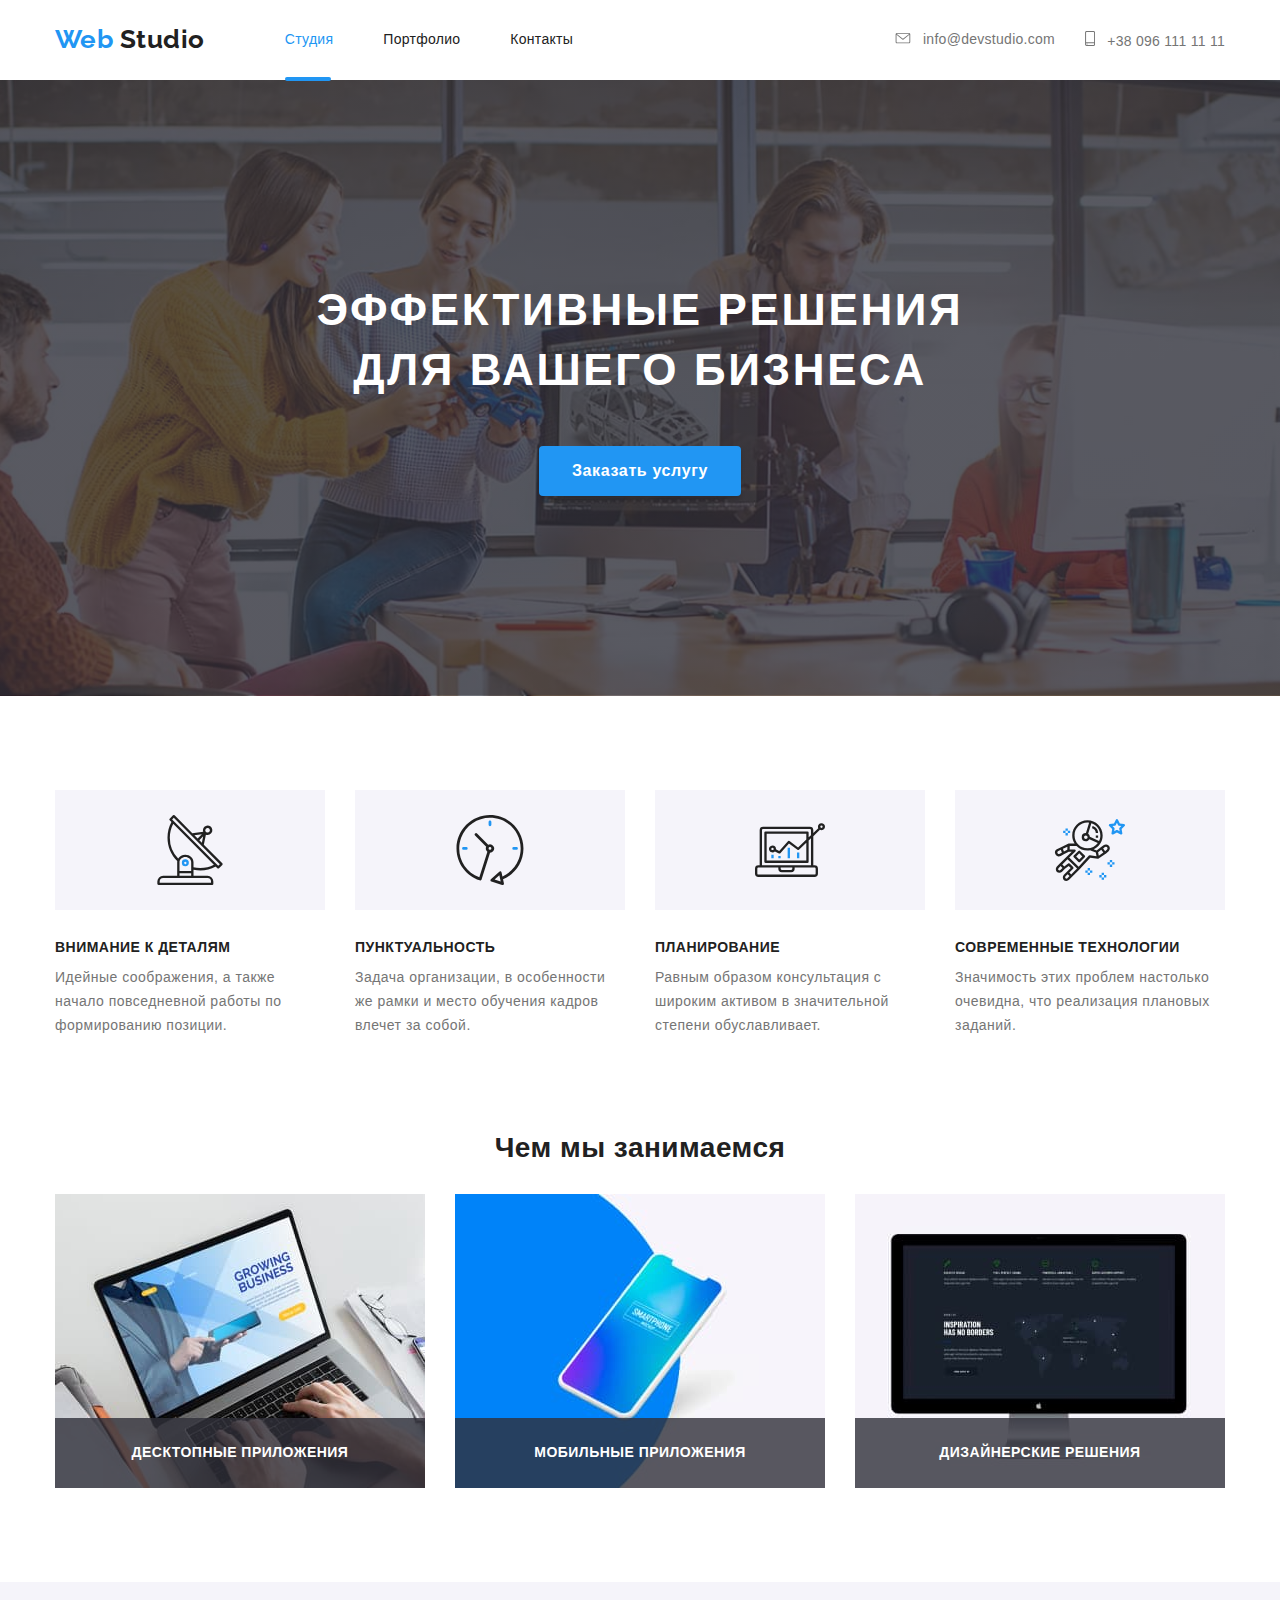
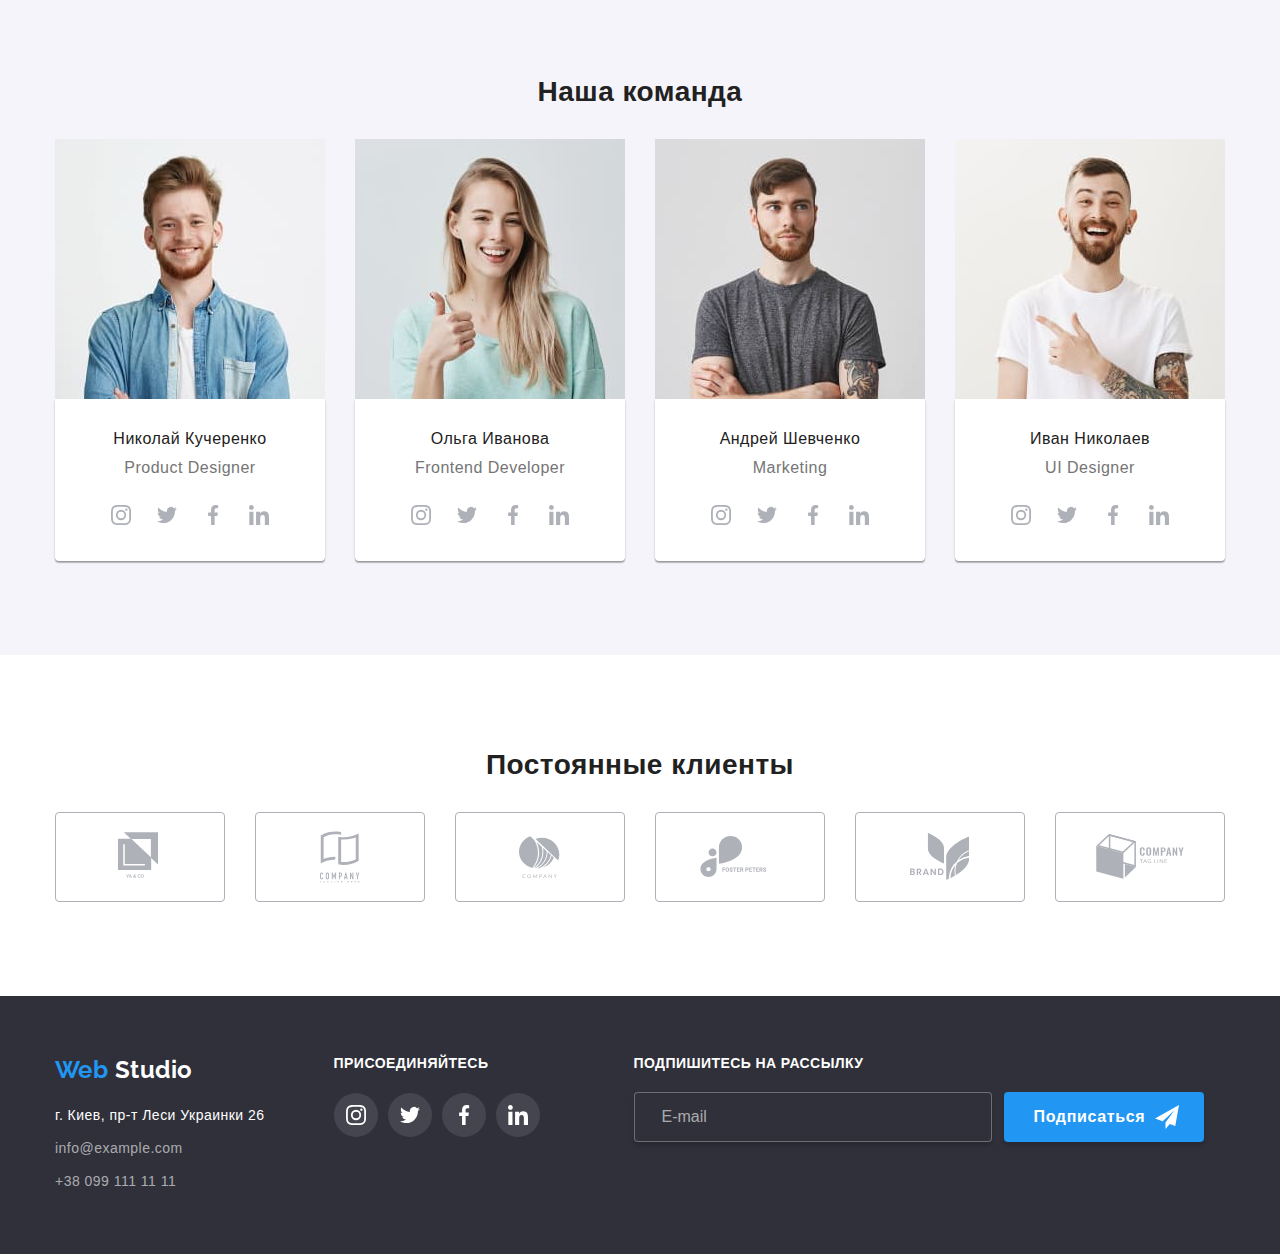
<file: index.html>
<!DOCTYPE html>
<html lang="ru">
  <head>
    <meta charset="UTF-8" />
    <meta name="viewport" content="width=device-width, initial-scale=1.0" />
  <meta property="og:title" content="Web studio" />
    <meta property="og:site_name" content="web_studio" />
    <meta property="og:url" content="https://erihkoh.github.io/goit-markup-hw-08/" />
    <meta
      property="og:description"
      content="Project Web studio"
    />
    <meta
      property="og:image"
      content="https://res.cloudinary.com/dgdgtugqc/image/upload/v1615490235/Photo/xcwqrhblwgyg9kegerrd.jpg"
    />
    <title>Web studio</title>
    <link
      href="https://fonts.googleapis.com/css2?family=Raleway:wght@700&display=swap"
      rel="stylesheet"
    />
    <link
      rel="stylesheet"
      href="https://cdnjs.cloudflare.com/ajax/libs/modern-normalize/0.6.0/modern-normalize.min.css"
    />
    <link rel="stylesheet" href="./css/main.min.css" />
  </head>

  <body>
    <header class="page-header">
      <div class="conteiner header-item">
        <a href="./index.html" class="logo">
          <span class="web">Web</span> Studio</a
        >
        <button
          type="button"
          class="menu-batton is-open"
          aria-expanded="false"
          data-menu-button
        >
          <svg
            width="40"
            height="40"
            aria-label="переключатель мобильного менюclass="
          >
            <use class="icon-cross" href="./image/sprite.svg#icon-cross"></use>
            <use class="icon-menu" href="./image/sprite.svg#icon-menu"></use>
          </svg>
        </button>
        <nav class="site-nav" data-menu>
          <ul class="site-nav-list list">
            <li class="nav-item">
              <a href="./index.html" class="active nav-link">Студия</a>
            </li>
            <li class="nav-item">
              <a href="./portfolio.html" class="nav-link">Портфолио</a>
            </li>
            <li class="nav-item">
              <a href="#" class="nav-link">Контакты</a>
            </li>
          </ul>

          <ul class="contatcs list">
            <li class="item">
              <a href="mailto:info@devstudio.com" class="contacts-link">
                <svg width="16" height="11" class="icon-contact">
                  <use href="./image/sprite.svg#icon-envelope"></use>
                </svg>
                info@devstudio.com
              </a>
            </li>
            <li class="item">
              <a href="tel:+380961111111" class="contacts-link">
                <svg width="10" height="15" class="icon-contact">
                  <use href="./image/sprite.svg#icon-phone"></use>
                </svg>
                +38 096 111 11 11
              </a>
            </li>
          </ul>
        </nav>
      </div>
    </header>
    <main>
      <!-- hero -->

      <section class="hero centered">
        <h1 class="hero-title">
          эффективные решения для вашего бизнеса
        </h1>

        <button class="hero-button button" data-modal-open>
          Заказать услугу
        </button>
      </section>

      <!-- <h2>Наши преимущества</h2> -->

      <section class="section conteiner border-quality">
        <div class="quality">
          <ul class="quality-list list">
            <li class="quality-item">
              <svg class="icon-quality">
                <use href="./image/sprite.svg#icon-antenna"></use>
              </svg>
              <h3 class="quality-title">Внимание к деталям</h3>
              <p class="quality-text">
                Идейные соображения, а также начало повседневной работы по
                формированию позиции.
              </p>
            </li>
            <li class="quality-item">
              <svg class="icon-quality">
                <use href="./image/sprite.svg#icon-clock"></use>
              </svg>
              <h3 class="quality-title">Пунктуальность</h3>
              <p class="quality-text">
                Задача организации, в особенности же рамки и место обучения
                кадров влечет за собой.
              </p>
            </li>
            <li class="quality-item">
              <svg class="icon-quality">
                <use href="./image/sprite.svg#icon-pc"></use>
              </svg>
              <h3 class="quality-title">Планирование</h3>
              <p class="quality-text">
                Равным образом консультация с широким активом в значительной
                степени обуславливает.
              </p>
            </li>
            <li class="quality-item">
              <svg class="icon-quality">
                <use href="./image/sprite.svg#icon-astronaut"></use>
              </svg>
              <h3 class="quality-title">Современные технологии</h3>
              <p class="quality-text">
                Значимость этих проблем настолько очевидна, что реализация
                плановых заданий.
              </p>
            </li>
          </ul>
        </div>
      </section>

      <!-- наши возможности -->

      <section class="app section conteiner">
        <h2 class="title centered">Чем мы занимаемся</h2>
        <div class="app-section">
          <ul class="app-section-list list">
            <li class="app-section-item">
              <img
                srcset="
                  ./image/laptop/desktop/laptop-1200@2x.jpg 2x,
                  ./image/laptop/desktop/laptop-1200@3x.jpg 3x
                "
                src="./image/laptop/desktop/laptop-1200.jpg"
                class="img-block"
                width="370"
                alt="ноутбук"
              />
              <p class="app-section-text centered">
                Десктопные приложения
              </p>
            </li>
            <li class="app-section-item">
              <img
                srcset="
                  ./image/mobile/mobile@2x.jpg 2x,
                  ./image/mobile/mobile@3x.jpg 3x
                "
                src="./image/mobile/mobile.jpg"
                class="img-block"
                width="370"
                alt="телефон"
              />
              <p class="app-section-text centered">
                Мобильные приложения
              </p>
            </li>
            <li class="app-section-item">
              <img
                srcset="
                  ./image/screen/desktop/screen-1200@2x.jpg 2x,
                  ./image/screen/desktop/screen-1200@3x.jpg 3x
                "
                src="./image/screen/desktop/screen-1200.jpg"
                class="img-block"
                width="370"
                alt="экран"
              />
              <p class="app-section-text centered">
                Дизайнерские решения
              </p>
            </li>
          </ul>
        </div>
      </section>

      <!-- команда -->

      <div class="team-conteiner">
        <section class="section conteiner">
          <h2 class="title centered">Наша команда</h2>
          <ul class="team-list list">
            <li class="team-item">
              <picture class="team-img">
                <source
                  srcset="
                    ./image/kucherenko/mobile/kucherenko-480.jpg    1x,
                    ./image/kucherenko/mobile/kucherenko-480@2x.jpg 2x,
                    ./image/kucherenko/mobile/kucherenko-480@3x.jpg 3x
                  "
                  media="(max-width: 767px)"
                />

                <source
                  srcset="
                    ./image/kucherenko/tablet/kucherenko-768.jpg    1x,
                    ./image/kucherenko/tablet/kucherenko-768@2x.jpg 2x,
                    ./image/kucherenko/tablet/kucherenko-768@3x.jpg 3x
                  "
                  media="(max-width: 1199px)"
                />

                <source
                  srcset="
                    ./image/kucherenko/desktop/kucherenko-1200.jpg    1x,
                    ./image/kucherenko/desktop/kucherenko-1200@2x.jpg 2x,
                    ./image/kucherenko/desktop/kucherenko-1200@3x.jpg 3x
                  "
                  media="(min-width: 1200px)"
                />

                <img
                  class="img-block"
                  src="./image/kucherenko/tablet/kucherenko-768.jpg"
                  alt="дизайнер Николай"
                />
              </picture>
              <div class="card-team">
                <h3 class="team-title centered">Николай Кучеренко</h3>
                <p class="team-profession centered">Product Designer</p>

                <ul class="team-social-list list">
                  <li>
                    <a href="#" class="team-link" aria-label="инстаграмм">
                      <svg
                        width="20"
                        height="20"
                        class="icon-main-collor icon-team"
                      >
                        <use href="./image/sprite.svg#icon-instagram"></use>
                      </svg>
                    </a>
                  </li>
                  <li>
                    <a href="#" class="team-link" aria-label="твиттер">
                      <svg
                        width="20"
                        height="20"
                        class="icon-main-collor icon-team"
                      >
                        <use href="./image/sprite.svg#icon-twitter"></use>
                      </svg>
                    </a>
                  </li>
                  <li>
                    <a href="#" class="team-link" aria-label="фэйсбук">
                      <svg
                        width="20"
                        height="20"
                        class="icon-main-collor icon-team"
                      >
                        <use href="./image/sprite.svg#icon-facebook"></use>
                      </svg>
                    </a>
                  </li>
                  <li>
                    <a href="#" class="team-link" aria-label="линкедин">
                      <svg
                        width="20"
                        height="20"
                        class="icon-main-collor icon-team"
                      >
                        <use href="./image/sprite.svg#icon-linkedin"></use>
                      </svg>
                    </a>
                  </li>
                </ul>
              </div>
            </li>
            <li class="team-item">
              <picture class="team-img">
                <source
                  srcset="
                    ./image/ivanova/mobile/ivanova-480.jpg    1x,
                    ./image/ivanova/mobile/ivanova-480@2x.jpg 2x,
                    ./image/ivanova/mobile/ivanova-480@3x.jpg 3x
                  "
                  media="(max-width: 767px)"
                />

                <source
                  srcset="
                    ./image/ivanova/tablet/ivanova-768.jpg    1x,
                    ./image/ivanova/tablet/ivanova-768@2x.jpg 2x,
                    ./image/ivanova/tablet/ivanova-768@3x.jpg 3x
                  "
                  media="(max-width: 1199px)"
                />

                <source
                  srcset="
                    ./image/ivanova/desktop/ivanova-1200.jpg    1x,
                    ./image/ivanova/desktop/ivanova-1200@2x.jpg 2x,
                    ./image/ivanova/desktop/ivanova-1200@3x.jpg 3x
                  "
                  media="(min-width: 1200px)"
                />

                <img
                  class="img-block"
                  src="./image/ivanova/ivanova-768"
                  alt="разработчик Ольга"
                />
              </picture>
              <div class="card-team">
                <h3 class="team-title centered">Ольга Иванова</h3>
                <p class="team-profession centered">Frontend Developer</p>

                <ul class="team-social-list list">
                  <li>
                    <a href="#" class="team-link" aria-label="инстаграмм">
                      <svg
                        width="20"
                        height="20"
                        class="icon-main-collor icon-team"
                      >
                        <use href="./image/sprite.svg#icon-instagram"></use>
                      </svg>
                    </a>
                  </li>
                  <li>
                    <a href="#" class="team-link" aria-label="твиттер">
                      <svg
                        width="20"
                        height="20"
                        class="icon-main-collor icon-team"
                      >
                        <use href="./image/sprite.svg#icon-twitter"></use>
                      </svg>
                    </a>
                  </li>
                  <li>
                    <a href="#" class="team-link" aria-label="фэйсбук">
                      <svg
                        width="20"
                        height="20"
                        class="icon-main-collor icon-team"
                      >
                        <use href="./image/sprite.svg#icon-facebook"></use>
                      </svg>
                    </a>
                  </li>
                  <li>
                    <a href="#" class="team-link" aria-label="линкедин">
                      <svg
                        width="20"
                        height="20"
                        class="icon-main-collor icon-team"
                      >
                        <use href="./image/sprite.svg#icon-linkedin"></use>
                      </svg>
                    </a>
                  </li>
                </ul>
              </div>
            </li>
            <li class="team-item">
              <picture class="team-img">
                <source
                  srcset="
                    ./image/shevchenko/mobile/shevchenko-480.jpg    1x,
                    ./image/shevchenko/mobile/shevchenko-480@2x.jpg 2x,
                    ./image/shevchenko/mobile/shevchenko-480@3x.jpg 3x
                  "
                  media="(max-width: 767px)"
                />

                <source
                  srcset="
                    ./image/shevchenko/tablet/shevchenko-768.jpg             1x,
                    ./image/shevchenko/tablet/shevchenko-768@2x.jpg          2x,
                    ./image/shevchenko/tablet/shevchenko-768@3x.jpg 3x
                  "
                  media="(max-width: 1199px)"
                />

                <source
                  srcset="
                    ./image/shevchenko/desktop/shevchenko-1200.jpg    1x,
                    ./image/shevchenko/desktop/shevchenko-1200@2x.jpg 2x,
                    ./image/shevchenko/desktop/shevchenko-1200@3x.jpg 3x
                  "
                  media="(min-width: 1200px)"
                />

                <img
                  class="img-block"
                  src="./image/shevchenko/tablet/shevchenko-768.jpg"
                  alt="маркетолог Андрей"
                />
              </picture>
              <div class="card-team .team-img">
                <h3 class="team-title centered">Андрей Шевченко</h3>
                <p class="team-profession centered">Marketing</p>

                <ul class="team-social-list list">
                  <li>
                    <a href="#" class="team-link" aria-label="инстаграмм">
                      <svg
                        width="20"
                        height="20"
                        class="icon-main-collor icon-team"
                      >
                        <use href="./image/sprite.svg#icon-instagram"></use>
                      </svg>
                    </a>
                  </li>
                  <li>
                    <a href="#" class="team-link" aria-label="твиттер">
                      <svg
                        width="20"
                        height="20"
                        class="icon-main-collor icon-team"
                      >
                        <use href="./image/sprite.svg#icon-twitter"></use>
                      </svg>
                    </a>
                  </li>
                  <li>
                    <a href="#" class="team-link" aria-label="фэйсбук">
                      <svg
                        width="20"
                        height="20"
                        class="icon-main-collor icon-team"
                      >
                        <use href="./image/sprite.svg#icon-facebook"></use>
                      </svg>
                    </a>
                  </li>
                  <li>
                    <a href="#" class="team-link" aria-label="линкедин">
                      <svg
                        width="20"
                        height="20"
                        class="icon-main-collor icon-team"
                      >
                        <use href="./image/sprite.svg#icon-linkedin"></use>
                      </svg>
                    </a>
                  </li>
                </ul>
              </div>
            </li>
            <li class="team-item">
              <picture class="team-img">
                <source srcset="
                                  ./image/nikolaev/mobile/nikolaev-480.jpg    1x,
                                  ./image/nikolaev/mobile/nikolaev-480@2x.jpg 2x,
                                  ./image/nikolaev/mobile/nikolaev-480@3x.jpg 3x
                                " media="(max-width: 767px)" />
              
                <source srcset="
                                  ./image/nikolaev/tablet/nikolaev-768.jpg             1x,
                                  ./image/nikolaev/tablet/nikolaev-768@2x.jpg          2x,
                                  ./image/nikolaev/tablet/nikolaev-768@3x.jpg 3x
                                " media="(max-width: 1199px)" />
              
                <source srcset="
                                  ./image/nikolaev/desktop/nikolaev-1200.jpg    1x,
                                  ./image/nikolaev/desktop/nikolaev-1200@2x.jpg 2x,
                                  ./image/nikolaev/desktop/nikolaev-1200@3x.jpg 3x
                                " media="(min-width: 1200px)" />
              
                <img class="img-block" src="./image/nikolaev/tablet/nikolaev-768.jpg" alt="дизайнер Иван" />
              <div class="card-team">
                <h3 class="team-title centered">Иван Николаев</h3>
                <p class="team-profession centered">UI Designer</p>

                <ul class="team-social-list list">
                  <li>
                    <a href="#" class="team-link" aria-label="инстаграмм">
                      <svg
                        width="20"
                        height="20"
                        class="icon-main-collor icon-team"
                      >
                        <use href="./image/sprite.svg#icon-instagram"></use>
                      </svg>
                    </a>
                  </li>
                  <li>
                    <a href="#" class="team-link" aria-label="твиттер">
                      <svg
                        width="20"
                        height="20"
                        class="icon-main-collor icon-team"
                      >
                        <use href="./image/sprite.svg#icon-twitter"></use>
                      </svg>
                    </a>
                  </li>
                  <li>
                    <a href="#" class="team-link" aria-label="фэйсбук">
                      <svg
                        width="20"
                        height="20"
                        class="icon-main-collor icon-team"
                      >
                        <use href="./image/sprite.svg#icon-facebook"></use>
                      </svg>
                    </a>
                  </li>
                  <li>
                    <a href="#" class="team-link" aria-label="линкедин">
                      <svg
                        width="20"
                        height="20"
                        class="icon-main-collor icon-team"
                      >
                        <use href="./image/sprite.svg#icon-linkedin"></use>
                      </svg>
                    </a>
                  </li>
                </ul>
              </div>
            </li>
          </ul>
        </section>
      </div>

      <!-- клиенты -->

      <section class="section conteiner">
        <h2 class="title centered">Постоянные клиенты</h2>
        <ul class="clients-list list">
          <li class="clients-item">
            <a href="#" class="clients-link" aria-label="логотип">
              <svg
                width="44.23"
                height="49.23"
                class="icon-main-collor icon-clients"
              >
                <use href="./image/sprite.svg#icon-logo-one"></use>
              </svg>
            </a>
          </li>
          <li class="clients-item">
            <a href="#" class="clients-link" aria-label="логотип"
              ><svg
                width="40"
                height="52"
                class="icon-main-collor icon-clients"
              >
                <use href="./image/sprite.svg#icon-logo-two"></use>
              </svg>
            </a>
          </li>
          <li class="clients-item">
            <a href="#" class="clients-link" aria-label="логотип">
              <svg
                width="41"
                height="42.6"
                class="icon-main-collor icon-clients"
              >
                <use href="./image/sprite.svg#icon-logo-three"></use>
              </svg>
            </a>
          </li>
          <li class="clients-item">
            <a href="#" class="clients-link" aria-label="логотип">
              <svg
                width="79.6"
                height="42"
                class="icon-main-collor icon-clients"
              >
                <use href="./image/sprite.svg#icon-logo-four"></use>
              </svg>
            </a>
          </li>
          <li class="clients-item">
            <a href="#" class="clients-link" aria-label="логотип">
              <svg width="59" height="47" class="icon-main-collor icon-clients">
                <use href="./image/sprite.svg#icon-logo-five"></use>
              </svg>
            </a>
          </li>
          <li class="clients-item">
            <a href="#" class="clients-link" aria-label="логотип">
              <svg
                width="88.48"
                height="45.4"
                class="icon-main-collor icon-clients"
              >
                <use href="./image/sprite.svg#icon-logo-six"></use>
              </svg>
            </a>
          </li>
        </ul>
      </section>
    </main>
    <footer>
      <div class="page-footer conteiner">
        <div class="flex-tablet">
          <div class="left-side-footer">
            <a href="./index.html" class="logo-footer">
              <span class="web-footer">Web</span>
              <span class="studio-footer">Studio</span>
            </a>
            <address>
              <p class="city">г. Киев, пр-т Леси Украинки 26</p>
              <p class="contacts-footer">info@example.com</p>
              <p class="contacts-footer">+38 099 111 11 11</p>
            </address>
          </div>
          <div class="footer-social">
            <p class="community">
              Присоединяйтесь
            </p>
            <ul class="footer-social-list list">
              <li class="footer-social-item">
                <a href="#" class="footer-social-link" aria-label="инстаграм">
                  <svg width="20" height="20" class="icon-social-footer">
                    <use href="./image/sprite.svg#icon-instagram"></use>
                  </svg>
                </a>
              </li>
              <li class="footer-social-item">
                <a href="#" class="footer-social-link" aria-label="твиттер">
                  <svg width="20" height="20" class="icon-social-footer">
                    <use href="./image/sprite.svg#icon-twitter"></use>
                  </svg>
                </a>
              </li>
              <li class="footer-social-item">
                <a href="#" class="footer-social-link" aria-label="фэйсбук">
                  <svg width="20" height="20" class="icon-social-footer">
                    <use href="./image/sprite.svg#icon-facebook"></use>
                  </svg>
                </a>
              </li>
              <li class="footer-social-item">
                <a href="#" class="footer-social-link" aria-label="линкедин">
                  <svg width="20" height="20" class="icon-social-footer">
                    <use href="./image/sprite.svg#icon-linkedin"></use>
                  </svg>
                </a>
              </li>
            </ul>
          </div>
        </div>

        <form class="js-speaker-form subscribe">
          <label for="mail" class="subscribe-text"
            >подпишитесь на рассылку</label
          >
          <div class="footer-form">
            <input
              type="email"
              name="email"
              id="mail"
              placeholder="E-mail"
              class="mail-field"
            />

            <button type="submit" class="button subscribe-button centered">
              Подписаться
              <svg width="24" height="24" class="icon-batton">
                <use href="./image/sprite.svg#icon-send"></use>
              </svg>
            </button>
          </div>
        </form>
      </div>
    </footer>

    <!-- модальное окно -->

    <div class="backdrop is-hidden" data-modal>
      <div class="modal">
        <svg
          fill="none"
          xmlns="http://www.w3.org/2000/svg"
          class="modal-icon"
          data-modal-close
        >
          <g filter="url(#filter0_ddd)">
            <circle cx="18" cy="17" r="15" fill="#fff" />
          </g>
          <path
            class="close"
            d="M24 12.108L22.892 11 18.5 15.392 14.108 11 13 12.108l4.392 4.392L13 20.892 14.108 22l4.392-4.392L22.892 22 24 20.892 19.608 16.5 24 12.108z"
            fill="#000"
          />
          <defs>
            <filter
              id="filter0_ddd"
              x="0"
              y="0"
              filterUnits="userSpaceOnUse"
              color-interpolation-filters="sRGB"
            >
              <feFlood flood-opacity="0" result="BackgroundImageFix" />
              <feColorMatrix
                in="SourceAlpha"
                values="0 0 0 0 0 0 0 0 0 0 0 0 0 0 0 0 0 0 127 0"
              />
              <feOffset dy="2" />
              <feGaussianBlur stdDeviation=".5" />
              <feColorMatrix
                values="0 0 0 0 0 0 0 0 0 0 0 0 0 0 0 0 0 0 0.2 0"
              />
              <feBlend in2="BackgroundImageFix" result="effect1_dropShadow" />
              <feColorMatrix
                in="SourceAlpha"
                values="0 0 0 0 0 0 0 0 0 0 0 0 0 0 0 0 0 0 127 0"
              />
              <feOffset dy="1" />
              <feGaussianBlur stdDeviation=".5" />
              <feColorMatrix
                values="0 0 0 0 0 0 0 0 0 0 0 0 0 0 0 0 0 0 0.14 0"
              />
              <feBlend in2="effect1_dropShadow" result="effect2_dropShadow" />
              <feColorMatrix
                in="SourceAlpha"
                values="0 0 0 0 0 0 0 0 0 0 0 0 0 0 0 0 0 0 127 0"
              />
              <feOffset dy="1" />
              <feGaussianBlur stdDeviation="1.5" />
              <feColorMatrix
                values="0 0 0 0 0 0 0 0 0 0 0 0 0 0 0 0 0 0 0.12 0"
              />
              <feBlend in2="effect2_dropShadow" result="effect3_dropShadow" />
              <feBlend
                in="SourceGraphic"
                in2="effect3_dropShadow"
                result="shape"
              />
            </filter>
          </defs>
        </svg>
        <b class="modal-caption">Оставьте свои данные, мы вам перезвоним</b>

        <form class="js-speaker-form modal-form" autocomplete="off">
          <label class="form-label">
            <input type="text" name="name" placeholder=" " class="form-field" />
            <span class="form-text">Имя</span>
            <svg width="18" height="18" class="form-icon">
              <use href="./image/sprite.svg#icon-person-black"></use>
            </svg>
          </label>

          <label class="form-label">
            <input type="tel" name="tel" placeholder=" " class="form-field" />
            <span class="form-text">Телефон</span>
            <svg width="18" height="18" class="form-icon">
              <use href="./image/sprite.svg#icon-phone-black"></use>
            </svg>
          </label>

          <label class="form-label">
            <input
              type="email"
              name="modal-mail"
              placeholder=" "
              class="form-field"
            />
            <span class="form-text">Почта</span>
            <svg width="18" height="18" class="form-icon">
              <use href="./image/sprite.svg#icon-email-black"></use>
            </svg>
          </label>

          <label class="form-textarea">
            <textarea
              name="comment"
              rows="5"
              placeholder=" "
              class="comments"
            ></textarea>
            <span class="form-comments">Комментарии</span>
          </label>

          <label class="form-policy">
            <input
              type="checkbox"
              name="policy"
              value="policy"
              class="checkbox"
            />
            <span class="icon"></span>
            <span class="policy-text"> Соглашаюсь с рассылкой и принимаю</span>
            <a href="#">Условия договора</a>
          </label>
          <button type="submit" class="button modal-button centered">
            Отправить
          </button>
        </form>
      </div>
    </div>

    <!-- javascript -->

    <script src="./js/modal.js"></script>
    <script src="./js/menu.js"></script>
    <script src="./js/form.js"></script>
  </body>
</html>
</file>
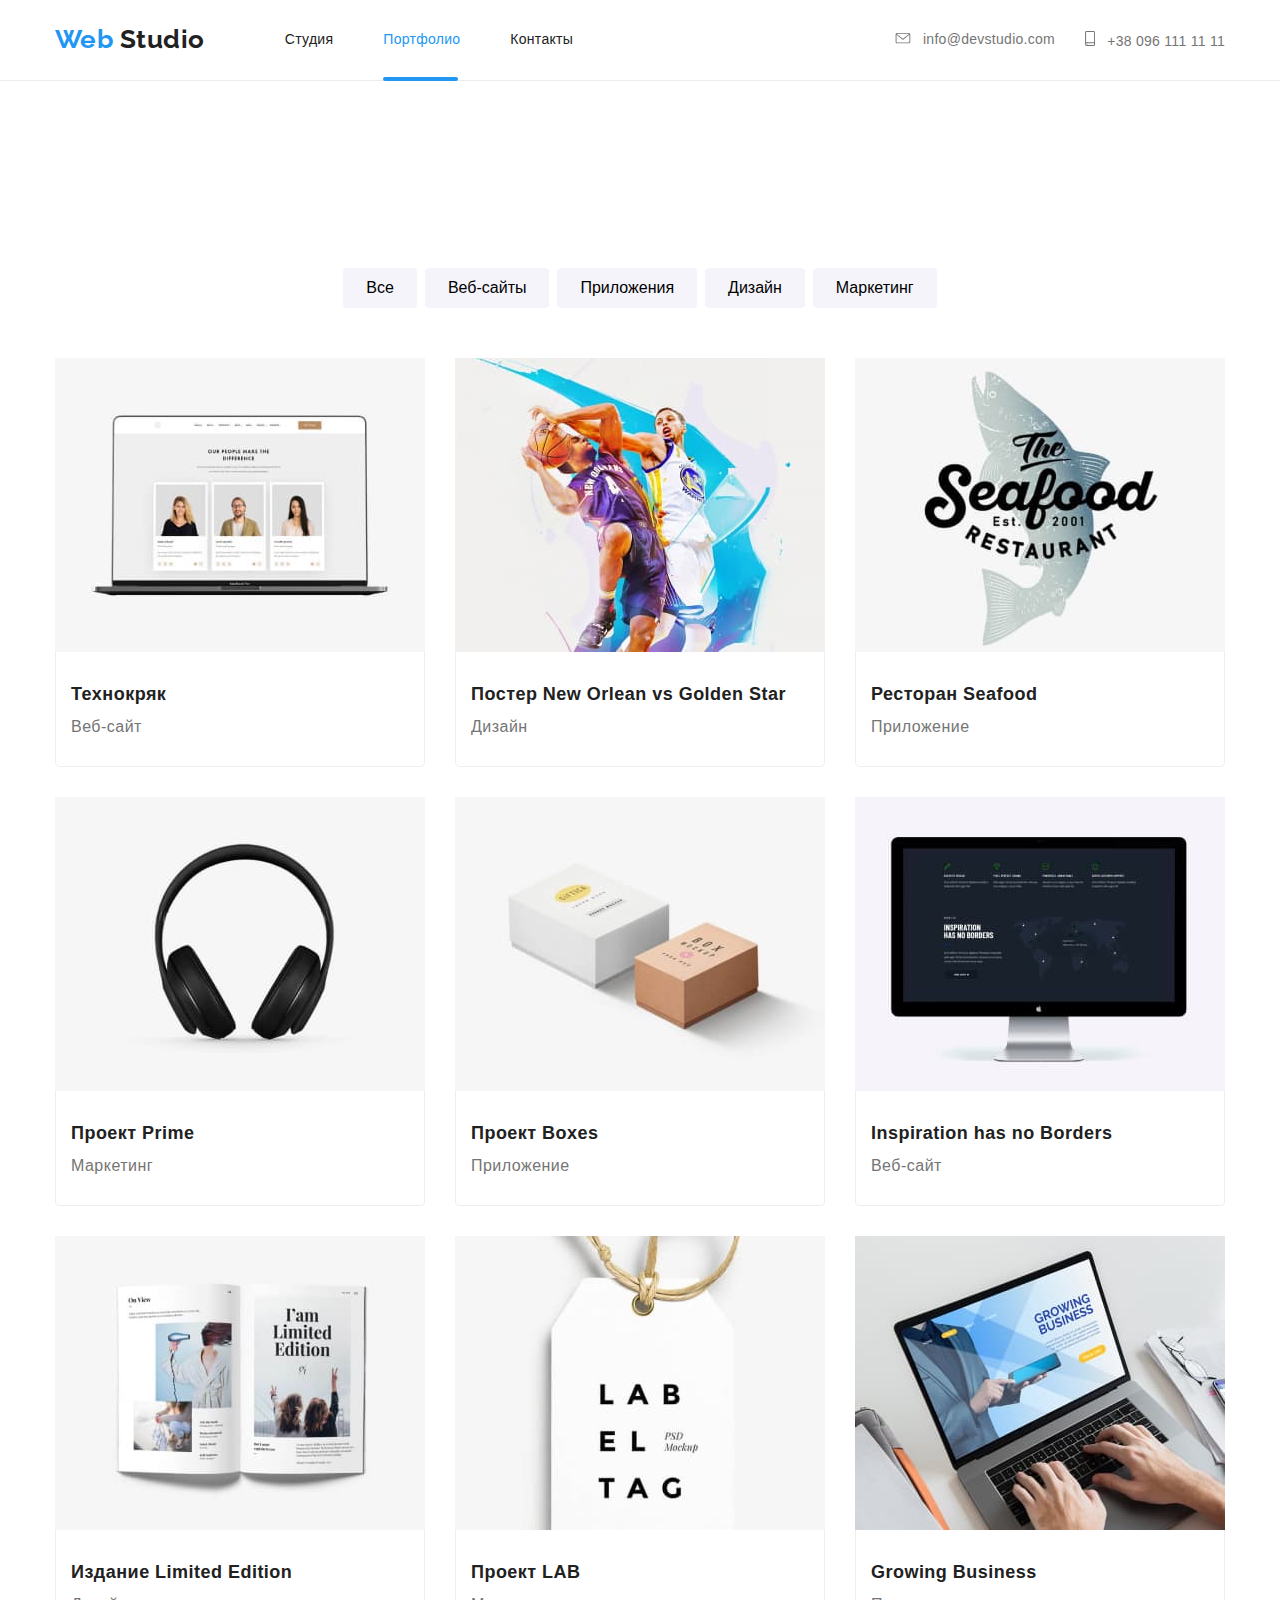
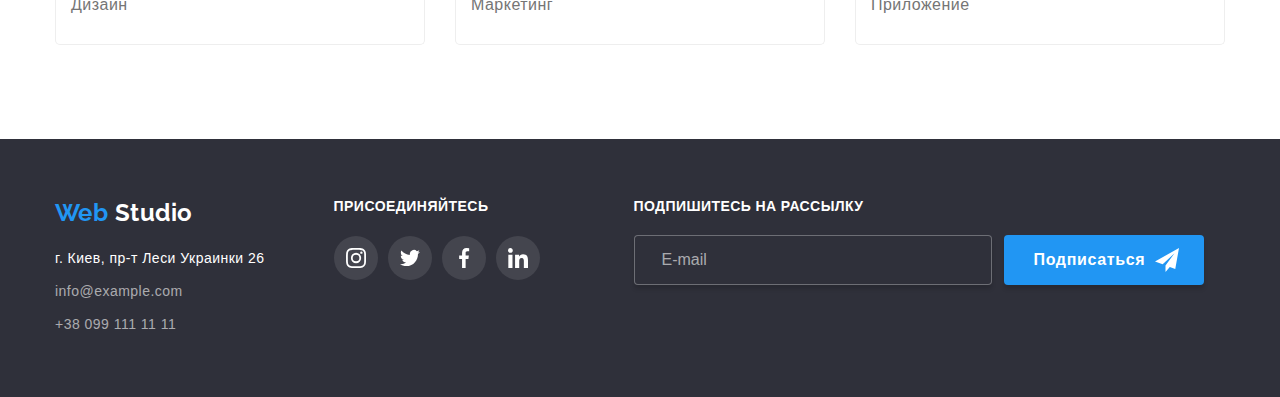
<file: portfolio.html>
<!DOCTYPE html>
<html lang="en">
  <head>
    <meta charset="UTF-8" />
    <meta name="viewport" content="width=device-width, initial-scale=1.0" />
    <title>webstudio</title>
    <link
      href="https://fonts.googleapis.com/css2?family=Raleway:wght@700&display=swap"
      rel="stylesheet"
    />
    <link
      rel="stylesheet"
      href="https://cdnjs.cloudflare.com/ajax/libs/modern-normalize/0.6.0/modern-normalize.min.css"
    />
    <link rel="stylesheet" href="./css/portfolio.min.css" />
  </head>
  <body>
    <header class="page-header header-border">
      <div class="conteiner header-item">
        <a href="./index.html" class="logo">
          <span class="web">Web</span> Studio</a
        >
        <button
          type="button"
          class="menu-batton is-open"
          aria-expanded="false"
          data-menu-button
        >
          <svg
            width="40"
            height="40"
            aria-label="переключатель мобильного менюclass="
          >
            <use class="icon-cross" href="./image/sprite.svg#icon-cross"></use>
            <use class="icon-menu" href="./image/sprite.svg#icon-menu"></use>
          </svg>
        </button>
        <nav class="site-nav" data-menu>
          <ul class="site-nav-list list">
            <li class="nav-item">
              <a href="./index.html" class="nav-link">Студия</a>
            </li>
            <li class="nav-item">
              <a href="./portfolio.html" class="active nav-link">Портфолио</a>
            </li>
            <li class="nav-item">
              <a href="#" class="nav-link">Контакты</a>
            </li>
          </ul>

          <ul class="contatcs list">
            <li class="item">
              <a href="mailto:info@devstudio.com" class="contacts-link">
                <svg width="16" height="11" class="icon-contact">
                  <use href="./image/sprite.svg#icon-envelope"></use>
                </svg>
                info@devstudio.com
              </a>
            </li>
            <li class="item">
              <a href="tel:+380961111111" class="contacts-link">
                <svg width="10" height="15" class="icon-contact">
                  <use href="./image/sprite.svg#icon-phone"></use>
                </svg>
                +38 096 111 11 11
              </a>
            </li>
          </ul>
        </nav>
      </div>
    </header>
    <main>
      <!--<h1>наши работы</h1>  -->

      <section class="section">
        <!-- фильтры -->

        <div class="conteiner">
          <ul class="filter-list list">
            <li class="filter-item">
              <button class="radio-button" type="button">Все</button>
            </li>
            <li class="filter-item">
              <button class="radio-button" type="button">Веб-сайты</button>
            </li>
            <li class="filter-item">
              <button class="radio-button" type="button">Приложения</button>
            </li>
            <li class="filter-item">
              <button class="radio-button" type="button">Дизайн</button>
            </li>
            <li class="filter-item">
              <button class="radio-button" type="button">Маркетинг</button>
            </li>
          </ul>
        </div>

        <!-- <h2>примеры работы</h2> -->

        <div class="conteiner">
          <ul class="examples list">
            <li class="examples-item">
              <a href="#" class="examples-link">
                <div class="examples-card">
                  <picture class="team-img">
                    <source srcset="
                                      ./image/notebook/mobile/notebook-480.jpg    1x,
                                      ./image/notebook/mobile/notebook-480@2x.jpg 2x,
                                      ./image/notebook/mobile/notebook-480@3x.jpg 3x
                                    " media="(max-width: 767px)" />
                  
                    <source srcset="
                                      ./image/notebook/tablet/notebook-768.jpg    1x,
                                      ./image/notebook/tablet/notebook-768@2x.jpg 2x,
                                      ./image/notebook/tablet/notebook-768@3x.jpg 3x
                                    " media="(max-width: 1199px)" />
                  
                    <source srcset="
                                      ./image/notebook/desktop/notebook-1200.jpg    1x,
                                      ./image/notebook/desktop/notebook-1200@2x.jpg 2x,
                                      ./image/notebook/desktop/notebook-1200@3x.jpg 3x
                                    " media="(min-width: 1200px)" />
                  
                    <img class="img-block card-img" src="./image/notebook/tablet/notebook-768.jpg" alt="ноутбук" />
                  <p class="card-text">
                    Технокряк это современная площадка распространения
                    коронавируса. Компании используют эту платформу для
                    цифрового шпионажа и атак на защищённые сервера конкурентов.
                  </p>
                </div>
                <div class="card-content">
                  <h3 class="examples-title">Технокряк</h3>
                  <p class="examples-text">Веб-сайт</p>
                </div>
              </a>
            </li>
            <li class="examples-item">
              <a href="#" class="examples-link">
                <div class="examples-card">
                  <picture class="team-img">
                    <source srcset="
                                   ./image/bascket/mobile/bascket-480.jpg 1x,
                                   ./image/bascket/mobile/bascket-480@2x.jpg 2x,
                                   ./image/bascket/mobile/bascket-480@3x.jpg 3x
                                 " media="(max-width: 767px)" />
                  
                    <source srcset="
                                   ./image/bascket/tablet/bascket-768.jpg    1x,
                                   ./image/bascket/tablet/bascket-768@2x.jpg 2x,
                                   ./image/bascket/tablet/bascket-768@3x.jpg 3x
                                " media="(max-width: 1199px)" />
                  
                    <source srcset="
                                  ./image/bascket/desktop/bascket-1200.jpg    1x,
                                  ./image/bascket/desktop/bascket-1200@2x.jpg 2x,
                                  ./image/bascket/desktop/bascket-1200@3x.jpg 3x
                                " media="(min-width: 1200px)" />
                  
                    <img class="img-block card-img" src="./image/bascket/tablet/bascket-768.jpg" alt="два баскетболтста" />
                  <p class="card-text">
                    Технокряк это современная площадка распространения
                    коронавируса. Компании используют эту платформу для
                    цифрового шпионажа и атак на защищённые сервера конкурентов.
                  </p>
                </div>

                <div class="card-content">
                  <h3 class="examples-title">
                    Постер New Orlean vs Golden Star
                  </h3>
                  <p class="examples-text">Дизайн</p>
                </div>
              </a>
            </li>
            <li class="examples-item">
              <a href="#" class="examples-link">
                <div class="examples-card">
                <picture class="team-img">
                  <source srcset="
                                                      ./image/seafood/mobile/seafood-480.jpg    1x,
                                                      ./image/seafood/mobile/seafood-480@2x.jpg 2x,
                                                      ./image/seafood/mobile/seafood-480@3x.jpg 3x
                                                    " media="(max-width: 767px)" />
                
                  <source srcset="
                                                      ./image/seafood/tablet/seafood-768.jpg    1x,
                                                      ./image/seafood/tablet/seafood-768@2x.jpg 2x,
                                                      ./image/seafood/tablet/seafood-768@3x.jpg 3x
                                                    " media="(max-width: 1199px)" />
                
                  <source srcset="
                                                      ./image/seafood/desktop/seafood-1200.jpg    1x,
                                                      ./image/seafood/desktop/seafood-1200@2x.jpg 2x,
                                                      ./image/seafood/desktop/seafood-1200@3x.jpg 3x
                                                    " media="(min-width: 1200px)" />
                
                  <img class="img-block card-img" src="./image/seafood/tablet/seafood-768.jpg" alt="название ресторана" />
                  <p class="card-text">
                    Технокряк это современная площадка распространения
                    коронавируса. Компании используют эту платформу для
                    цифрового шпионажа и атак на защищённые сервера конкурентов.
                  </p>
                </div>

                <div class="card-content">
                  <h3 class="examples-title">Ресторан Seafood</h3>
                  <p class="examples-text">Приложение</p>
                </div>
              </a>
            </li>
            <li class="examples-item">
              <a href="#" class="examples-link">
                <div class="examples-card">
                <picture class="team-img">
                  <source srcset="
                                                      ./image/headpnones/mobile/headpnones-480.jpg    1x,
                                                      ./image/headpnones/mobile/headpnones-480@2x.jpg 2x,
                                                      ./image/headpnones/mobile/headpnones-480@3x.jpg 3x
                                                    " media="(max-width: 767px)" />
                
                  <source srcset="
                                                      ./image/headpnones/tablet/headpnones-768.jpg    1x,
                                                      ./image/headpnones/tablet/headpnones-768@2x.jpg 2x,
                                                      ./image/headpnones/tablet/headpnones-768@3x.jpg 3x
                                                    " media="(max-width: 1199px)" />
                
                  <source srcset="
                                                      ./image/headpnones/desktop/headpnones-1200.jpg    1x,
                                                      ./image/headpnones/desktop/headpnones-1200@2x.jpg 2x,
                                                      ./image/headpnones/desktop/headpnones-1200@3x.jpg 3x
                                                    " media="(min-width: 1200px)" />
                
                  <img class="img-block card-img" src="./image/headpnones/tablet/headpnones-768.jpg" alt="наушники" />
                  <p class="card-text">
                    Технокряк это современная площадка распространения
                    коронавируса. Компании используют эту платформу для
                    цифрового шпионажа и атак на защищённые сервера конкурентов.
                  </p>
                </div>
                <div class="card-content">
                  <h3 class="examples-title">Проект Prime</h3>
                  <p class="examples-text">Маркетинг</p>
                </div>
              </a>
            </li>
            <li class="examples-item">
              <a href="#" class="examples-link">
                <div class="examples-card">
                <picture class="team-img">
                  <source srcset="
                                                      ./image/boxes/mobile/boxes-480.jpg    1x,
                                                      ./image/boxes/mobile/boxes-480@2x.jpg 2x,
                                                      ./image/boxes/mobile/boxes-480@3x.jpg 3x
                                                    " media="(max-width: 767px)" />
                
                  <source srcset="
                                                      ./image/boxes/tablet/boxes-768.jpg    1x,
                                                      ./image/boxes/tablet/boxes-768@2x.jpg 2x,
                                                      ./image/boxes/tablet/boxes-768@3x.jpg 3x
                                                    " media="(max-width: 1199px)" />
                
                  <source srcset="
                                                      ./image/boxes/desktop/boxes-1200.jpg    1x,
                                                      ./image/boxes/desktop/boxes-1200@2x.jpg 2x,
                                                      ./image/boxes/desktop/boxes-1200@3x.jpg 3x
                                                    " media="(min-width: 1200px)" />
                
                  <img class="img-block card-img" src="./image/boxes/tablet/boxes-768.jpg" alt="две коробки" />
                  <p class="card-text">
                    Технокряк это современная площадка распространения
                    коронавируса. Компании используют эту платформу для
                    цифрового шпионажа и атак на защищённые сервера конкурентов.
                  </p>
                </div>
                <div class="card-content">
                  <h3 class="examples-title">Проект Boxes</h3>
                  <p class="examples-text">Приложение</p>
                </div>
              </a>
            </li>
            <li class="examples-item">
              <a href="#" class="examples-link">
                <div class="examples-card">
                <picture class="team-img">
                  <source srcset="
                                                      ./image/screen/mobile/screen-480.jpg    1x,
                                                      ./image/screen/mobile/screen-480@2x.jpg 2x,
                                                      ./image/screen/mobile/screen-480@3x.jpg 3x
                                                    " media="(max-width: 767px)" />
                
                  <source srcset="
                                                      ./image/screen/tablet/screen-768.jpg    1x,
                                                      ./image/screen/tablet/screen-768@2x.jpg 2x,
                                                      ./image/screen/tablet/screen-768@3x.jpg 3x
                                                    " media="(max-width: 1199px)" />
                
                  <source srcset="
                                                      ./image/screen/desktop/screen-1200.jpg    1x,
                                                      ./image/screen/desktop/screen-1200@2x.jpg 2x,
                                                      ./image/screen/desktop/screen-1200@3x.jpg 3x
                                                    " media="(min-width: 1200px)" />
                
                  <img class="img-block card-img" src="./image/screen/tablet/screen-768.jpg" alt="монитор" />
                  <p class="card-text">
                    Технокряк это современная площадка распространения
                    коронавируса. Компании используют эту платформу для
                    цифрового шпионажа и атак на защищённые сервера конкурентов.
                  </p>
                </div>
                <div class="card-content">
                  <h3 class="examples-title">Inspiration has no Borders</h3>
                  <p class="examples-text">Веб-сайт</p>
                </div>
              </a>
            </li>
            <li class="examples-item">
              <a href="#" class="examples-link">
                <div class="examples-card">
                <picture class="team-img">
                  <source srcset="
                                                      ./image/book/mobile/book-480.jpg    1x,
                                                      ./image/book/mobile/book-480@2x.jpg 2x,
                                                      ./image/book/mobile/book-480@3x.jpg 3x
                                                    " media="(max-width: 767px)" />
                
                  <source srcset="
                                                      ./image/book/tablet/book-768.jpg    1x,
                                                      ./image/book/tablet/book-768@2x.jpg 2x,
                                                      ./image/book/tablet/book-768@3x.jpg 3x
                                                    " media="(max-width: 1199px)" />
                
                  <source srcset="
                                                      ./image/book/desktop/book-1200.jpg    1x,
                                                      ./image/book/desktop/book-1200@2x.jpg 2x,
                                                      ./image/book/desktop/book-1200@3x.jpg 3x
                                                    " media="(min-width: 1200px)" />
                
                  <img class="img-block card-img" src="./image/book/tablet/book-768.jpg" alt="книга" />
                  <p class="card-text">
                    Технокряк это современная площадка распространения
                    коронавируса. Компании используют эту платформу для
                    цифрового шпионажа и атак на защищённые сервера конкурентов.
                  </p>
                </div>
                <div class="card-content">
                  <h3 class="examples-title">Издание Limited Edition</h3>
                  <p class="examples-text">Дизайн</p>
                </div>
              </a>
            </li>
            <li class="examples-item">
              <a href="#" class="examples-link">
                <div class="examples-card">
                  <picture class="team-img">
                    <source srcset="
                                                        ./image/label/mobile/label-480.jpg    1x,
                                                        ./image/label/mobile/label-480@2x.jpg 2x,
                                                        ./image/label/mobile/label-480@3x.jpg 3x
                                                      " media="(max-width: 767px)" />
                  
                    <source srcset="
                                                        ./image/label/tablet/label-768.jpg    1x,
                                                        ./image/label/tablet/label-768@2x.jpg 2x,
                                                        ./image/label/tablet/label-768@3x.jpg 3x
                                                      " media="(max-width: 1199px)" />
                  
                    <source srcset="
                                                        ./image/label/desktop/label-1200.jpg    1x,
                                                        ./image/label/desktop/label-1200@2x.jpg 2x,
                                                        ./image/label/desktop/label-1200@3x.jpg 3x
                                                      " media="(min-width: 1200px)" />
                  
                    <img class="img-block card-img" src="./image/label/tablet/label-768.jpg" alt="название бренда" />
                  <p class="card-text">
                    Технокряк это современная площадка распространения
                    коронавируса. Компании используют эту платформу для
                    цифрового шпионажа и атак на защищённые сервера конкурентов.
                  </p>
                </div>
                <div class="card-content">
                  <h3 class="examples-title">Проект LAB</h3>
                  <p class="examples-text">Маркетинг</p>
                </div>
              </a>
            </li>
            <li class="examples-item">
              <a href="#" class="examples-link">
                <div class="examples-card">
                <picture class="team-img">
                  <source srcset="
                                                      ./image/laptop/mobile/laptop-480.jpg    1x,
                                                      ./image/laptop/mobile/laptop-480@2x.jpg 2x,
                                                      ./image/laptop/mobile/laptop-480@3x.jpg 3x
                                                    " media="(max-width: 767px)" />
                
                  <source srcset="
                                                      ./image/laptop/tablet/laptop-768.jpg    1x,
                                                      ./image/laptop/tablet/laptop-768@2x.jpg 2x,
                                                      ./image/laptop/tablet/laptop-768@3x.jpg 3x
                                                    " media="(max-width: 1199px)" />
                
                  <source srcset="
                                                      ./image/laptop/desktop/laptop-1200.jpg    1x,
                                                      ./image/laptop/desktop/laptop-1200@2x.jpg 2x,
                                                      ./image/laptop/desktop/laptop-1200@3x.jpg 3x
                                                    " media="(min-width: 1200px)" />
                
                  <img class="img-block card-img" src="./image/laptop/tablet/laptop-768.jpg" alt="ноутбук" />
                  <p class="card-text">
                    Технокряк это современная площадка распространения
                    коронавируса. Компании используют эту платформу для
                    цифрового шпионажа и атак на защищённые сервера конкурентов.
                  </p>
                </div>
                <div class="card-content">
                  <h3 class="examples-title">Growing Business</h3>
                  <p class="examples-text">Приложение</p>
                </div>
              </a>
            </li>
          </ul>
        </div>
      </section>
    </main>
    <footer>
      <div class="page-footer conteiner">
        <div class="flex-tablet">
          <div class="left-side-footer">
            <a href="./index.html" class="logo-footer">
              <span class="web-footer">Web</span>
              <span class="studio-footer">Studio</span>
            </a>
            <address>
              <p class="city">г. Киев, пр-т Леси Украинки 26</p>
              <p class="contacts-footer">info@example.com</p>
              <p class="contacts-footer">+38 099 111 11 11</p>
            </address>
          </div>
          <div class="footer-social">
            <p class="community">
              Присоединяйтесь
            </p>
            <ul class="footer-social-list list">
              <li class="footer-social-item">
                <a href="#" class="footer-social-link" aria-label="инстаграм">
                  <svg width="20" height="20" class="icon-social-footer">
                    <use href="./image/sprite.svg#icon-instagram"></use>
                  </svg>
                </a>
              </li>
              <li class="footer-social-item">
                <a href="#" class="footer-social-link" aria-label="твиттер">
                  <svg width="20" height="20" class="icon-social-footer">
                    <use href="./image/sprite.svg#icon-twitter"></use>
                  </svg>
                </a>
              </li>
              <li class="footer-social-item">
                <a href="#" class="footer-social-link" aria-label="фэйсбук">
                  <svg width="20" height="20" class="icon-social-footer">
                    <use href="./image/sprite.svg#icon-facebook"></use>
                  </svg>
                </a>
              </li>
              <li class="footer-social-item">
                <a href="#" class="footer-social-link" aria-label="линкедин">
                  <svg width="20" height="20" class="icon-social-footer">
                    <use href="./image/sprite.svg#icon-linkedin"></use>
                  </svg>
                </a>
              </li>
            </ul>
          </div>
        </div>

        <form class="js-speaker-form subscribe">
          <label for="mail" class="subscribe-text"
            >подпишитесь на рассылку</label
          >
          <div class="footer-form">
            <input
              type="email"
              name="email"
              id="mail"
              placeholder="E-mail"
              class="mail-field"
            />

            <button type="submit" class="button subscribe-button centered">
              Подписаться
              <svg width="24" height="24" class="icon-batton">
                <use href="./image/sprite.svg#icon-send"></use>
              </svg>
            </button>
          </div>
        </form>
      </div>
    </footer>

    <!-- javascript -->

    <script src="./js/modal.js"></script>
    <script src="./js/menu.js"></script>
    <script>
      (() => {
        document
          .querySelector(".js-speaker-form")
          .addEventListener("submit", (e) => {
            e.preventDefault();

            new FormData(e.currentTarget).forEach((value, name) =>
              console.log(`${name}: ${value}`)
            );

            e.currentTarget.reset();
          });
      })();
    </script>
  </body>
</html>
</file>
<file: css/main.min.css>
body{background:#fff;color:#757575;font-family:roboto, sans-serif;letter-spacing:0.03em}body.modal-open{overflow:hidden}.list{list-style:none;margin:0;padding-left:0}a{text-decoration:none}h1,h2,h3,h4{margin-top:0;margin-bottom:0;color:#212121}p{margin-top:0;margin-bottom:0}.img-block{display:block;max-width:100%;height:auto}.section{padding-top:60px;padding-bottom:60px}@media screen and (min-width: 1200px){.section{padding-top:94px;padding-bottom:94px}}.section .title{margin-bottom:30px;font-size:28px;line-height:1.17}@media screen and (max-width: 1199px){.section .title{margin-bottom:50px;font-size:36px;line-height:1.66}}.conteiner{padding-left:15px;padding-right:15px;margin:0 auto}@media screen and (min-width: 480px){.conteiner{width:480px}}@media screen and (min-width: 768px){.conteiner{width:768px}}@media screen and (min-width: 1200px){.conteiner{width:1200px}}.button{display:inline-block;color:#ffffff;background:#2196f3;border-radius:4px;border:1px solid transparent;min-width:200px;height:50px;-webkit-box-shadow:0px 4px 4px rgba(0,0,0,0.15);box-shadow:0px 4px 4px rgba(0,0,0,0.15);font-size:16px;line-height:1.75;letter-spacing:0.04em;-webkit-box-align:center;-ms-flex-align:center;align-items:center;cursor:pointer}.centered{text-align:center}.page-header{position:relative}.header-item{display:-webkit-box;display:-ms-flexbox;display:flex;-webkit-box-align:center;-ms-flex-align:center;align-items:center}@media screen and (max-width: 767px){.header-item{border-bottom:1px solid #ececec}}@media screen and (max-width: 1199px){.header-item{-webkit-box-pack:justify;-ms-flex-pack:justify;justify-content:space-between}}.menu-batton{display:-webkit-inline-box;display:-ms-inline-flexbox;display:inline-flex;margin:0;padding:0;border:none;background-color:transparent}@media screen and (min-width: 768px){.menu-batton{display:none}}.menu-batton .icon-menu{display:none}.menu-batton.is-open .icon-menu{display:block}.menu-batton.is-open .icon-cross{display:none}.logo{display:block;-webkit-transition:color 250ms cubic-bezier(0.4, 0, 0.2, 1);transition:color 250ms cubic-bezier(0.4, 0, 0.2, 1);color:#212121;font-family:Raleway, sans-serif;font-weight:bold}.logo:hover,.logo:focus{color:#2196f3}@media screen and (min-width: 480px){.logo{padding-top:16px;padding-bottom:16px;font-size:24px;line-height:1.16}}@media screen and (min-width: 768px){.logo{padding-top:26px;padding-bottom:26px}}@media screen and (min-width: 1200px){.logo{padding-top:24px;padding-bottom:25px;font-size:26px;line-height:1.2}}.web{color:#2196f3;-webkit-transition:color 250ms cubic-bezier(0.4, 0, 0.2, 1);transition:color 250ms cubic-bezier(0.4, 0, 0.2, 1)}.web:hover{color:#212121}.site-nav{display:-webkit-box;display:-ms-flexbox;display:flex;-webkit-box-flex:1;-ms-flex-positive:1;flex-grow:1;-webkit-box-align:center;-ms-flex-align:center;align-items:center}.site-nav.is-open{display:block}@media screen and (max-width: 767px){.site-nav{display:none;position:absolute;top:100%;left:0;z-index:998;width:100%;-webkit-box-orient:vertical;-webkit-box-direction:normal;-ms-flex-direction:column;flex-direction:column;padding:60px 15px;margin-right:auto;margin-left:auto;background-color:#fff;-webkit-box-shadow:0px 1px 3px rgba(0,0,0,0.16),0px 2px 4px rgba(0,0,0,0.08),0px 4px 8px rgba(0,0,0,0.04);box-shadow:0px 1px 3px rgba(0,0,0,0.16),0px 2px 4px rgba(0,0,0,0.08),0px 4px 8px rgba(0,0,0,0.04)}}@media screen and (min-width: 768px){.site-nav{margin-left:80px}}@media screen and (max-width: 767px){.site-nav-list{margin-bottom:44px}}@media screen and (min-width: 768px){.site-nav-list{display:-webkit-box;display:-ms-flexbox;display:flex;-webkit-box-orient:horizontal;-webkit-box-direction:normal;-ms-flex-direction:row;flex-direction:row}}@media screen and (min-width: 1200px){.site-nav-list{margin-right:305px}}.site-nav-list .active{color:#2196f3}.site-nav-list .active::after{display:block;position:absolute;left:0;bottom:-1px;content:"";border-radius:2px;width:calc(100% - 2px);height:4px;background-color:#2196f3}.nav-item{display:-webkit-box;display:-ms-flexbox;display:flex;-webkit-box-pack:center;-ms-flex-pack:center;justify-content:center}.nav-item .nav-link:hover,.nav-item .nav-link:focus{color:#2196f3}@media screen and (max-width: 767px){.nav-item:not(:last-child){margin-bottom:40px}}@media screen and (min-width: 768px){.nav-item:not(:last-child){margin-right:50px}}.nav-link{position:relative;display:block;-webkit-box-align:center;-ms-flex-align:center;align-items:center;padding-top:32px;padding-bottom:32px;-webkit-transition:color 250ms cubic-bezier(0.4, 0, 0.2, 1);transition:color 250ms cubic-bezier(0.4, 0, 0.2, 1);color:#212121;font-style:normal;font-weight:500;font-size:14px;line-height:1.14;letter-spacing:0.02em}@media screen and (max-width: 767px){.nav-link{padding-top:0;padding-bottom:8px;font-size:18px;line-height:1.16}}.contatcs{display:-webkit-box;display:-ms-flexbox;display:flex;margin-left:auto}@media screen and (min-width: 768px){.contatcs .item:not(:last-child){margin-right:30px}}@media screen and (max-width: 1199px){.contatcs{-webkit-box-orient:vertical;-webkit-box-direction:normal;-ms-flex-direction:column;flex-direction:column}}.contatcs .item{display:-webkit-box;display:-ms-flexbox;display:flex;-webkit-box-pack:center;-ms-flex-pack:center;justify-content:center;padding-top:8px;padding-bottom:8px}@media screen and (min-width: 768px){.contatcs .item{-webkit-box-pack:start;-ms-flex-pack:start;justify-content:start;-webkit-box-align:center;-ms-flex-align:center;align-items:center}}.icon-contact{margin-right:8px;fill:#757575}.contacts-link{display:block;-webkit-transition:color 250ms cubic-bezier(0.4, 0, 0.2, 1);transition:color 250ms cubic-bezier(0.4, 0, 0.2, 1);color:#757575;font-weight:500;font-size:14px;line-height:1.14;letter-spacing:0.02em}@media screen and (max-width: 1199px){.contacts-link{font-size:12px;line-height:1.14}}@media screen and (max-width: 767px){.contacts-link{font-size:18px;line-height:1.16}}.contacts-link>.icon-contact{-webkit-transition:fill 250ms cubic-bezier(0.4, 0, 0.2, 1);transition:fill 250ms cubic-bezier(0.4, 0, 0.2, 1)}.contacts-link:hover>.icon-contact,.contacts-link:focus>.icon-contact{color:#2196f3;fill:#2196f3}.contacts-link:hover,.contacts-link:focus{color:#2196f3}.hero{padding-top:118px;padding-bottom:118px;margin-left:auto;margin-right:auto;max-width:1600px;background-image:-webkit-gradient(linear, left top, right top, from(rgba(47,48,58,0.8)), to(rgba(47,48,58,0.8))),url("../image/hero/mobile/hero-480.jpg");background-image:linear-gradient(to right, rgba(47,48,58,0.8), rgba(47,48,58,0.8)),url("../image/hero/mobile/hero-480.jpg");background-repeat:no-repeat;background-position:center;background-size:cover}@media screen and (min-width: 1200px){.hero{padding-top:200px;padding-bottom:200px}}.hero-title{margin-left:auto;margin-right:auto;margin-bottom:30px;max-width:365px;font-size:26px;line-height:1.61;color:#ffffff;font-weight:900;letter-spacing:0.06em;text-transform:uppercase}@media screen and (min-width: 1200px){.hero-title{margin-bottom:46px;max-width:696px;font-size:44px;line-height:1.36}}.hero-button{padding:10px 32px;font-weight:bold}@media screen and (min-device-pixel-ratio: 2), screen and (-webkit-min-device-pixel-ratio: 2), screen and (min-resolution: 192dpi), screen and (min-resolution: 2dppx){.hero{background-image:-webkit-gradient(linear, left top, right top, from(rgba(47,48,58,0.8)), to(rgba(47,48,58,0.8))),url("../image/hero/mobile/hero-480@2x.jpg");background-image:linear-gradient(to right, rgba(47,48,58,0.8), rgba(47,48,58,0.8)),url("../image/hero/mobile/hero-480@2x.jpg")}}@media screen and (min-device-pixel-ratio: 3), screen and (-webkit-min-device-pixel-ratio: 3), screen and (min-resolution: 288dpi), screen and (min-resolution: 3dppx){.hero{background-image:-webkit-gradient(linear, left top, right top, from(rgba(47,48,58,0.8)), to(rgba(47,48,58,0.8))),url("../image/hero/mobile/hero-480@3x.jpg");background-image:linear-gradient(to right, rgba(47,48,58,0.8), rgba(47,48,58,0.8)),url("../image/hero/mobile/hero-480@3x.jpg")}}@media screen and (min-width: 481px){.hero{background-image:-webkit-gradient(linear, left top, right top, from(rgba(47,48,58,0.8)), to(rgba(47,48,58,0.8))),url("../image/hero/tablet/hero-768.jpg");background-image:linear-gradient(to right, rgba(47,48,58,0.8), rgba(47,48,58,0.8)),url("../image/hero/tablet/hero-768.jpg")}}@media screen and (min-width: 481px) and (min-device-pixel-ratio: 2), screen and (min-width: 481px) and (-webkit-min-device-pixel-ratio: 2), screen and (min-width: 481px) and (min-resolution: 192dpi), screen and (min-width: 481px) and (min-resolution: 2dppx){.hero{background-image:-webkit-gradient(linear, left top, right top, from(rgba(47,48,58,0.8)), to(rgba(47,48,58,0.8))),url("../image/hero/tablet/hero-768@2x.jpg");background-image:linear-gradient(to right, rgba(47,48,58,0.8), rgba(47,48,58,0.8)),url("../image/hero/tablet/hero-768@2x.jpg")}}@media screen and (min-width: 481px) and (min-device-pixel-ratio: 3), screen and (min-width: 481px) and (-webkit-min-device-pixel-ratio: 3), screen and (min-width: 481px) and (min-resolution: 288dpi), screen and (min-width: 481px) and (min-resolution: 3dppx){.hero{background-image:-webkit-gradient(linear, left top, right top, from(rgba(47,48,58,0.8)), to(rgba(47,48,58,0.8))),url("../image/hero/tablet/hero-768@3x.jpg");background-image:linear-gradient(to right, rgba(47,48,58,0.8), rgba(47,48,58,0.8)),url("../image/hero/tablet/hero-768@3x.jpg")}}@media screen and (min-width: 769px){.hero{background-image:-webkit-gradient(linear, left top, right top, from(rgba(47,48,58,0.8)), to(rgba(47,48,58,0.8))),url("../image/hero/desktop/hero-1200.jpg");background-image:linear-gradient(to right, rgba(47,48,58,0.8), rgba(47,48,58,0.8)),url("../image/hero/desktop/hero-1200.jpg")}}@media screen and (min-width: 769px) and (min-device-pixel-ratio: 2), screen and (min-width: 769px) and (-webkit-min-device-pixel-ratio: 2), screen and (min-width: 769px) and (min-resolution: 192dpi), screen and (min-width: 769px) and (min-resolution: 2dppx){.hero{background-image:-webkit-gradient(linear, left top, right top, from(rgba(47,48,58,0.8)), to(rgba(47,48,58,0.8))),url("../image/hero/desktop/hero-1200@2x.jpg");background-image:linear-gradient(to right, rgba(47,48,58,0.8), rgba(47,48,58,0.8)),url("../image/hero/desktop/hero-1200@2x.jpg")}}@media screen and (min-width: 769px) and (min-device-pixel-ratio: 3), screen and (min-width: 769px) and (-webkit-min-device-pixel-ratio: 3), screen and (min-width: 769px) and (min-resolution: 288dpi), screen and (min-width: 769px) and (min-resolution: 3dppx){.hero{background-image:-webkit-gradient(linear, left top, right top, from(rgba(47,48,58,0.8)), to(rgba(47,48,58,0.8))),url("../image/hero/desktop/hero-1200@3x.jpg");background-image:linear-gradient(to right, rgba(47,48,58,0.8), rgba(47,48,58,0.8)),url("../image/hero/desktop/hero-1200@3x.jpg")}}@media screen and (min-width: 768px){.quality-list{display:-webkit-box;display:-ms-flexbox;display:flex;-ms-flex-wrap:wrap;flex-wrap:wrap;margin:-15px}}@media screen and (min-width: 480px){.quality-item{width:100%}}@media screen and (min-width: 768px){.quality-item{width:calc((100% - 2 * 30px) / 2);margin:15px}}@media screen and (min-width: 1200px){.quality-item{width:calc((100% - 4 * 30px) / 4);margin:15px}}@media screen and (max-width: 768px){.quality-item:not(:last-child){margin-bottom:30px}}.quality-title{margin-top:30px;margin-bottom:10px;font-size:14px;line-height:1.14;text-transform:uppercase}.quality-text{width:100%;font-size:14px;line-height:1.71}.icon-quality{display:block;width:100%;height:120px;padding-top:25px;padding-bottom:25px;background-color:#f5f4fa}.app-section-list{display:-webkit-box;display:-ms-flexbox;display:flex;margin:-15px}.app-section-item{width:calc((100% - 3 * 30px) / 3);margin:15px}.app-section-item{position:relative}.app-section-text{display:block;position:absolute;bottom:0;left:50%;-webkit-transform:translate(-50%);transform:translate(-50%);min-width:370px;padding:27px 15px;padding-top:27px;padding-bottom:27px;background-color:rgba(47,48,58,0.8);color:#ffffff;font-weight:bold;font-size:14px;line-height:1.14;text-transform:uppercase}@media screen and (max-width: 1199px){.app{display:none}}@media screen and (min-width: 1200px){.app{display:block;padding-top:0}}.team-conteiner{width:100%;background-color:#f5f4fa}.team-list{display:-webkit-box;display:-ms-flexbox;display:flex;-ms-flex-wrap:wrap;flex-wrap:wrap;margin:-15px}@media screen and (max-width: 767px){.team-item{width:calc(100% - 15px);margin:15px}}@media screen and (min-width: 768px){.team-item{width:calc((100% - 2 * 30px) / 2);margin:15px}}@media screen and (min-width: 1200px){.team-item{width:calc((100% - 4 * 30px) / 4);margin:15px}}.team-title{margin-bottom:10px;color:#212121;font-weight:500;font-size:16px;line-height:1.19}.team-profession{font-size:16px;line-height:1.19}.card-team{max-width:100%;padding-top:30px;padding-bottom:24px;border-bottom-left-radius:4px;border-bottom-right-radius:4px;background:#ffffff;-webkit-box-shadow:0px 2px 1px rgba(0,0,0,0.2),0px 1px 1px rgba(0,0,0,0.14),0px 1px 3px rgba(0,0,0,0.12);box-shadow:0px 2px 1px rgba(0,0,0,0.2),0px 1px 1px rgba(0,0,0,0.14),0px 1px 3px rgba(0,0,0,0.12)}.team-social-list{display:-webkit-box;display:-ms-flexbox;display:flex;-webkit-box-pack:center;-ms-flex-pack:center;justify-content:center;padding:16px 44px 0}@media screen and (min-width: 1200px){.team-social-list{-webkit-box-pack:justify;-ms-flex-pack:justify;justify-content:space-between}}.icon-main-collor{fill:#afb1b8}.team-link{display:-webkit-inline-box;display:-ms-inline-flexbox;display:inline-flex;-webkit-box-align:center;-ms-flex-align:center;align-items:center;-webkit-box-pack:center;-ms-flex-pack:center;justify-content:center;width:44px;height:44px;border-radius:50%;-webkit-transition:background-color 250ms cubic-bezier(0.4, 0, 0.2, 1);transition:background-color 250ms cubic-bezier(0.4, 0, 0.2, 1)}.team-link>.icon-team{-webkit-transition:fill 250ms cubic-bezier(0.4, 0, 0.2, 1);transition:fill 250ms cubic-bezier(0.4, 0, 0.2, 1)}.team-link:hover>.icon-team,.team-link:focus>.icon-team{color:#2196f3;fill:#fff}.team-link:hover,.team-link:focus{background-color:#2196f3}.section .title{color:#212121}.clients-list{display:-webkit-box;display:-ms-flexbox;display:flex;-ms-flex-wrap:wrap;flex-wrap:wrap;margin:-15px}@media screen and (max-width: 767px){.clients-item{width:calc((100% - 2 * 30px) / 2);margin:15px}}@media screen and (min-width: 768px){.clients-item{width:calc((100% - 3 * 30px) / 3);margin:15px}}@media screen and (min-width: 1200px){.clients-item{width:calc((100% - 6 * 30px) / 6);margin:15px}}.clients-link{display:-webkit-box;display:-ms-flexbox;display:flex;height:90px;border:1px solid #afb1b8;border-radius:4px;-webkit-box-align:center;-ms-flex-align:center;align-items:center;-webkit-box-pack:center;-ms-flex-pack:center;justify-content:center;-webkit-transition:border-color 250ms cubic-bezier(0.4, 0, 0.2, 1);transition:border-color 250ms cubic-bezier(0.4, 0, 0.2, 1)}.clients-link>.icon-clients{-webkit-transition:fill 250ms cubic-bezier(0.4, 0, 0.2, 1);transition:fill 250ms cubic-bezier(0.4, 0, 0.2, 1)}.clients-link:hover>.icon-clients,.clients-link:focus>.icon-clients{fill:#2196f3}.clients-link:hover,.clients-link:focus{border-color:#2196f3}footer{margin-left:auto;margin-right:auto;background:#2f303a}@media screen and (max-width: 1199px){footer{text-align:center}}.page-footer{display:-webkit-box;display:-ms-flexbox;display:flex;-webkit-box-orient:vertical;-webkit-box-direction:normal;-ms-flex-direction:column;flex-direction:column;padding-top:60px;padding-bottom:60px}@media screen and (min-width: 1200px){.page-footer{-webkit-box-orient:horizontal;-webkit-box-direction:normal;-ms-flex-direction:row;flex-direction:row}}@media screen and (min-width: 768px){.flex-tablet{display:-webkit-box;display:-ms-flexbox;display:flex;-webkit-box-orient:horizontal;-webkit-box-direction:normal;-ms-flex-direction:row;flex-direction:row;-ms-flex-pack:distribute;justify-content:space-around}}@media screen and (max-width: 1199px){.flex-tablet{margin-bottom:60px}}@media screen and (min-width: 1200px){.flex-tablet{margin-right:94px}}@media screen and (max-width: 767px){address{margin-bottom:60px}}address p:not(:last-child){margin-bottom:9px}.city{color:#fff;font-style:normal;font-size:14px;line-height:1.71}.contacts-footer{color:rgba(255,255,255,0.6);font-style:normal;font-size:14px;line-height:1.71}.logo-footer{display:block;margin-bottom:20px;color:#212121;font-family:Raleway, sans-serif;font-weight:bold;font-size:24px;line-height:1.16}.web-footer{color:#2196f3;-webkit-transition:color 250ms cubic-bezier(0.4, 0, 0.2, 1);transition:color 250ms cubic-bezier(0.4, 0, 0.2, 1)}.web-footer:hover{color:#fff}.studio-footer{color:#fff;-webkit-transition:color 250ms cubic-bezier(0.4, 0, 0.2, 1);transition:color 250ms cubic-bezier(0.4, 0, 0.2, 1)}.studio-footer:hover{color:#2196f3}.footer-social{margin-left:69px}@media screen and (max-width: 767px){.footer-social{margin-left:auto;margin-right:auto}}.community{color:#fff;font-weight:bold;font-size:14px;line-height:1.14;text-transform:uppercase}.footer-social-list{display:-webkit-box;display:-ms-flexbox;display:flex;-webkit-box-pack:center;-ms-flex-pack:center;justify-content:center;margin-top:21px}.footer-social-link{display:-webkit-inline-box;display:-ms-inline-flexbox;display:inline-flex;width:44px;height:44px;-webkit-box-align:center;-ms-flex-align:center;align-items:center;-webkit-box-pack:center;-ms-flex-pack:center;justify-content:center;border-radius:50%;background-color:rgba(255,255,255,0.1);background-repeat:no-repeat;background-position:center;-webkit-transition:background-color 250ms cubic-bezier(0.4, 0, 0.2, 1);transition:background-color 250ms cubic-bezier(0.4, 0, 0.2, 1)}.footer-social-link:hover,.footer-social-link:focus{background-color:#2196f3}.icon-social-footer{fill:#fff}.footer-social-item:not(:last-child){margin-right:10px}.footer-social{margin-left:69px}@media screen and (max-width: 767px){.footer-social{margin-left:auto;margin-right:auto}}.community{color:#fff;font-weight:bold;font-size:14px;line-height:1.14;text-transform:uppercase}.footer-social-list{display:-webkit-box;display:-ms-flexbox;display:flex;-webkit-box-pack:center;-ms-flex-pack:center;justify-content:center;margin-top:21px}.footer-social-link{display:-webkit-inline-box;display:-ms-inline-flexbox;display:inline-flex;width:44px;height:44px;-webkit-box-align:center;-ms-flex-align:center;align-items:center;-webkit-box-pack:center;-ms-flex-pack:center;justify-content:center;border-radius:50%;background-color:rgba(255,255,255,0.1);background-repeat:no-repeat;background-position:center;-webkit-transition:background-color 250ms cubic-bezier(0.4, 0, 0.2, 1);transition:background-color 250ms cubic-bezier(0.4, 0, 0.2, 1)}.footer-social-link:hover,.footer-social-link:focus{background-color:#2196f3}.icon-social-footer{fill:#fff}.footer-social-item:not(:last-child){margin-right:10px}.subscribe{display:-webkit-box;display:-ms-flexbox;display:flex;-webkit-box-orient:vertical;-webkit-box-direction:normal;-ms-flex-direction:column;flex-direction:column;-webkit-box-pack:start;-ms-flex-pack:start;justify-content:start}.subscribe-text{margin-bottom:20px;color:#fff;font-weight:bold;font-size:14px;line-height:1.14;letter-spacing:0.03em;text-transform:uppercase}.subscribe-button{display:-webkit-inline-box;display:-ms-inline-flexbox;display:inline-flex;-webkit-box-align:center;-ms-flex-align:center;align-items:center;margin-left:12px;padding-left:29px;padding-right:13px;font-weight:900}@media screen and (max-width: 1199px){.subscribe-button{margin-left:auto;margin-right:auto;margin-top:20px}}.mail-field{display:inline-block;padding-top:15px;padding-left:15px;padding-bottom:15px;width:100%;max-width:450px;background-color:#2f303a;border:1px solid rgba(255,255,255,0.3);-webkit-box-shadow:0px 4px 4px rgba(0,0,0,0.15);box-shadow:0px 4px 4px rgba(0,0,0,0.15);border-radius:4px;color:#fff}@media screen and (max-width: 1199px){.mail-field{margin-left:auto;margin-right:auto}}@media screen and (min-width: 1200px){.mail-field{width:358px}}.footer-form{display:-webkit-box;display:-ms-flexbox;display:flex}@media screen and (max-width: 1199px){.footer-form{-webkit-box-orient:vertical;-webkit-box-direction:normal;-ms-flex-direction:column;flex-direction:column}}.footer-form ::-webkit-input-placeholder{padding:18px 12px;color:rgba(255,255,255,0.6);font-size:16px;line-height:1.25}.footer-form :-ms-input-placeholder{padding:18px 12px;color:rgba(255,255,255,0.6);font-size:16px;line-height:1.25}.footer-form ::-ms-input-placeholder{padding:18px 12px;color:rgba(255,255,255,0.6);font-size:16px;line-height:1.25}.footer-form ::placeholder{padding:18px 12px;color:rgba(255,255,255,0.6);font-size:16px;line-height:1.25}.icon-batton{margin-left:10px;fill:#fff}.backdrop{position:fixed;top:0;left:0;width:100%;height:100%;padding:94px 15px;background-color:rgba(0,0,0,0.2);opacity:1;-webkit-transition:opacity 250ms cubic-bezier(0.4, 0, 0.2, 1);transition:opacity 250ms cubic-bezier(0.4, 0, 0.2, 1);overflow-y:scroll}@media screen and (min-width: 768px) and (max-width: 1199px){.backdrop{padding:208px 159px}}.backdrop.is-hidden{opacity:0;pointer-events:none}.backdrop.is-hidden.is-hidden .modal{-webkit-transform:translate(-50%, -50%) scale(0.9);transform:translate(-50%, -50%) scale(0.9)}.modal{position:relative;top:50%;left:50%;-webkit-transform:translate(-50%, -50%) scale(1);transform:translate(-50%, -50%) scale(1);padding:40px 15px;max-width:450px;background-color:#ffffff;-webkit-box-shadow:0px 2px 1px rgba(0,0,0,0.2),0px 1px 1px rgba(0,0,0,0.14),0px 1px 3px rgba(0,0,0,0.12);box-shadow:0px 2px 1px rgba(0,0,0,0.2),0px 1px 1px rgba(0,0,0,0.14),0px 1px 3px rgba(0,0,0,0.12);border-radius:4px}@media screen and (min-width: 768px){.modal{-webkit-transform:translate(-50%, -35%) scale(1);transform:translate(-50%, -35%) scale(1)}}@media screen and (min-width: 1200px){.modal{position:absolute;padding:40px;max-width:528px}}.modal-caption{display:block;margin-top:0;margin-bottom:30px;color:#212121;font-size:20px;line-height:1.15;text-align:center}.modal-form{display:-webkit-inline-box;display:-ms-inline-flexbox;display:inline-flex;-webkit-box-orient:vertical;-webkit-box-direction:normal;-ms-flex-direction:column;flex-direction:column}.modal-icon{position:absolute;top:0;right:0;-webkit-transform:translate(-8px, 8px);transform:translate(-8px, 8px);width:36px;height:36px}.modal-icon:hover .close,.modal-icon:focus .close{fill:#2196f3}.comments{padding:12px 16px;width:100%;border:1px solid rgba(33,33,33,0.2);border-radius:4px;outline:none;resize:none;-webkit-transition:border-color 250ms cubic-bezier(0.4, 0, 0.2, 1);transition:border-color 250ms cubic-bezier(0.4, 0, 0.2, 1)}.comments:focus-within{border-color:#2196f3}.comments:not(:placeholder-shown)+.form-comments{-webkit-transform:scale(0.87) translateY(-40px);transform:scale(0.87) translateY(-40px);color:#2196f3}.comments:focus-within+.form-comments{-webkit-transform:scale(0.87) translateY(-40px);transform:scale(0.87) translateY(-40px);color:#2196f3}.form-textarea{position:relative}.form-comments{position:absolute;top:12px;left:16px;-webkit-transition:-webkit-transform 250ms cubic-bezier(0.4, 0, 0.2, 1);transition:-webkit-transform 250ms cubic-bezier(0.4, 0, 0.2, 1);transition:transform 250ms cubic-bezier(0.4, 0, 0.2, 1);transition:transform 250ms cubic-bezier(0.4, 0, 0.2, 1), -webkit-transform 250ms cubic-bezier(0.4, 0, 0.2, 1)}.form-label{position:relative;display:-webkit-box;display:-ms-flexbox;display:flex;-webkit-box-orient:vertical;-webkit-box-direction:normal;-ms-flex-direction:column;flex-direction:column;margin-bottom:28px}.form-label:focus-within>.form-icon{fill:#2196f3}.form-label:focus-within .form-field{border-color:#2196f3}.form-label:focus-within .form-text{-webkit-transform:scale(0.87) translate(-26px, -46px);transform:scale(0.87) translate(-26px, -46px);color:#2196f3}.form-label:focus-within .form-text{-webkit-transform:scale(0.87) translate(-26px, -46px);transform:scale(0.87) translate(-26px, -46px);color:#2196f3}.form-field{display:block;padding-left:42px;padding-top:12px;padding-right:18px;padding-bottom:12px;border:1px solid rgba(33,33,33,0.2);border-radius:4px;outline:none;-webkit-transition:border-color 250ms cubic-bezier(0.4, 0, 0.2, 1);transition:border-color 250ms cubic-bezier(0.4, 0, 0.2, 1)}.form-field:not(:placeholder-shown)+.form-text{-webkit-transform:scale(0.87) translate(-26px, -46px);transform:scale(0.87) translate(-26px, -46px);color:#2196f3}.form-text{position:absolute;top:50%;-webkit-transform:translateY(-50%);transform:translateY(-50%);left:42px;font-size:14px;line-height:1.14;letter-spacing:0.01em;-webkit-transition:-webkit-transform 250ms cubic-bezier(0.4, 0, 0.2, 1);transition:-webkit-transform 250ms cubic-bezier(0.4, 0, 0.2, 1);transition:transform 250ms cubic-bezier(0.4, 0, 0.2, 1);transition:transform 250ms cubic-bezier(0.4, 0, 0.2, 1), -webkit-transform 250ms cubic-bezier(0.4, 0, 0.2, 1)}.form-icon{position:absolute;top:50%;left:19px;-webkit-transform:translateY(-50%);transform:translateY(-50%);-webkit-transition:fill 250ms cubic-bezier(0.4, 0, 0.2, 1);transition:fill 250ms cubic-bezier(0.4, 0, 0.2, 1)}.form-policy{display:-webkit-box;display:-ms-flexbox;display:flex;-webkit-box-align:center;-ms-flex-align:center;align-items:center;margin-top:20px}.form-policy a{color:#2196f3;text-decoration:underline}.policy-text{margin-right:5px;font-size:14px;line-height:1.71}@media screen and (max-width: 1199px){.policy-text{font-size:12px;line-height:1.16}}.icon{display:inline-block;width:15.9px;height:15px;margin-right:8.5px;border:2px solid #212121;border-radius:2px}.checkbox{position:absolute;width:1px;height:1px;margin:-1px;border:0;padding:0;clip:rect(0 0 0 0);overflow:hidden}.checkbox:checked+.icon{border-color:#2196f3;background-color:#2196f3;background-image:url(../image/icon-check.svg);background-size:contain;background-origin:border-box}.modal-button{margin-top:40px;margin-left:auto;margin-right:auto;padding:10px 55px;font-weight:bold;font-size:16px;line-height:1.87}
/*# sourceMappingURL=main.min.css.map */
</file>
<file: css/portfolio.min.css>
body{background:#fff;color:#757575;font-family:roboto, sans-serif;letter-spacing:0.03em}body.modal-open{overflow:hidden}.list{list-style:none;margin:0;padding-left:0}a{text-decoration:none}h1,h2,h3,h4{margin-top:0;margin-bottom:0;color:#212121}p{margin-top:0;margin-bottom:0}.img-block{display:block;max-width:100%;height:auto}.section{padding-top:60px;padding-bottom:60px}@media screen and (min-width: 1200px){.section{padding-top:94px;padding-bottom:94px}}.section .title{margin-bottom:30px;font-size:28px;line-height:1.17}@media screen and (max-width: 1199px){.section .title{margin-bottom:50px;font-size:36px;line-height:1.66}}.conteiner{padding-left:15px;padding-right:15px;margin:0 auto}@media screen and (min-width: 480px){.conteiner{width:480px}}@media screen and (min-width: 768px){.conteiner{width:768px}}@media screen and (min-width: 1200px){.conteiner{width:1200px}}.button{display:inline-block;color:#ffffff;background:#2196f3;border-radius:4px;border:1px solid transparent;min-width:200px;height:50px;-webkit-box-shadow:0px 4px 4px rgba(0,0,0,0.15);box-shadow:0px 4px 4px rgba(0,0,0,0.15);font-size:16px;line-height:1.75;letter-spacing:0.04em;-webkit-box-align:center;-ms-flex-align:center;align-items:center;cursor:pointer}.centered{text-align:center}.page-header{position:relative}.header-item{display:-webkit-box;display:-ms-flexbox;display:flex;-webkit-box-align:center;-ms-flex-align:center;align-items:center}@media screen and (max-width: 767px){.header-item{border-bottom:1px solid #ececec}}@media screen and (max-width: 1199px){.header-item{-webkit-box-pack:justify;-ms-flex-pack:justify;justify-content:space-between}}.menu-batton{display:-webkit-inline-box;display:-ms-inline-flexbox;display:inline-flex;margin:0;padding:0;border:none;background-color:transparent}@media screen and (min-width: 768px){.menu-batton{display:none}}.menu-batton .icon-menu{display:none}.menu-batton.is-open .icon-menu{display:block}.menu-batton.is-open .icon-cross{display:none}.logo{display:block;-webkit-transition:color 250ms cubic-bezier(0.4, 0, 0.2, 1);transition:color 250ms cubic-bezier(0.4, 0, 0.2, 1);color:#212121;font-family:Raleway, sans-serif;font-weight:bold}.logo:hover,.logo:focus{color:#2196f3}@media screen and (min-width: 480px){.logo{padding-top:16px;padding-bottom:16px;font-size:24px;line-height:1.16}}@media screen and (min-width: 768px){.logo{padding-top:26px;padding-bottom:26px}}@media screen and (min-width: 1200px){.logo{padding-top:24px;padding-bottom:25px;font-size:26px;line-height:1.2}}.web{color:#2196f3;-webkit-transition:color 250ms cubic-bezier(0.4, 0, 0.2, 1);transition:color 250ms cubic-bezier(0.4, 0, 0.2, 1)}.web:hover{color:#212121}.site-nav{display:-webkit-box;display:-ms-flexbox;display:flex;-webkit-box-flex:1;-ms-flex-positive:1;flex-grow:1;-webkit-box-align:center;-ms-flex-align:center;align-items:center}.site-nav.is-open{display:block}@media screen and (max-width: 767px){.site-nav{display:none;position:absolute;top:100%;left:0;z-index:998;width:100%;-webkit-box-orient:vertical;-webkit-box-direction:normal;-ms-flex-direction:column;flex-direction:column;padding:60px 15px;margin-right:auto;margin-left:auto;background-color:#fff;-webkit-box-shadow:0px 1px 3px rgba(0,0,0,0.16),0px 2px 4px rgba(0,0,0,0.08),0px 4px 8px rgba(0,0,0,0.04);box-shadow:0px 1px 3px rgba(0,0,0,0.16),0px 2px 4px rgba(0,0,0,0.08),0px 4px 8px rgba(0,0,0,0.04)}}@media screen and (min-width: 768px){.site-nav{margin-left:80px}}@media screen and (max-width: 767px){.site-nav-list{margin-bottom:44px}}@media screen and (min-width: 768px){.site-nav-list{display:-webkit-box;display:-ms-flexbox;display:flex;-webkit-box-orient:horizontal;-webkit-box-direction:normal;-ms-flex-direction:row;flex-direction:row}}@media screen and (min-width: 1200px){.site-nav-list{margin-right:305px}}.site-nav-list .active{color:#2196f3}.site-nav-list .active::after{display:block;position:absolute;left:0;bottom:-1px;content:"";border-radius:2px;width:calc(100% - 2px);height:4px;background-color:#2196f3}.nav-item{display:-webkit-box;display:-ms-flexbox;display:flex;-webkit-box-pack:center;-ms-flex-pack:center;justify-content:center}.nav-item .nav-link:hover,.nav-item .nav-link:focus{color:#2196f3}@media screen and (max-width: 767px){.nav-item:not(:last-child){margin-bottom:40px}}@media screen and (min-width: 768px){.nav-item:not(:last-child){margin-right:50px}}.nav-link{position:relative;display:block;-webkit-box-align:center;-ms-flex-align:center;align-items:center;padding-top:32px;padding-bottom:32px;-webkit-transition:color 250ms cubic-bezier(0.4, 0, 0.2, 1);transition:color 250ms cubic-bezier(0.4, 0, 0.2, 1);color:#212121;font-style:normal;font-weight:500;font-size:14px;line-height:1.14;letter-spacing:0.02em}@media screen and (max-width: 767px){.nav-link{padding-top:0;padding-bottom:8px;font-size:18px;line-height:1.16}}.contatcs{display:-webkit-box;display:-ms-flexbox;display:flex;margin-left:auto}@media screen and (min-width: 768px){.contatcs .item:not(:last-child){margin-right:30px}}@media screen and (max-width: 1199px){.contatcs{-webkit-box-orient:vertical;-webkit-box-direction:normal;-ms-flex-direction:column;flex-direction:column}}.contatcs .item{display:-webkit-box;display:-ms-flexbox;display:flex;-webkit-box-pack:center;-ms-flex-pack:center;justify-content:center;padding-top:8px;padding-bottom:8px}@media screen and (min-width: 768px){.contatcs .item{-webkit-box-pack:start;-ms-flex-pack:start;justify-content:start;-webkit-box-align:center;-ms-flex-align:center;align-items:center}}.icon-contact{margin-right:8px;fill:#757575}.contacts-link{display:block;-webkit-transition:color 250ms cubic-bezier(0.4, 0, 0.2, 1);transition:color 250ms cubic-bezier(0.4, 0, 0.2, 1);color:#757575;font-weight:500;font-size:14px;line-height:1.14;letter-spacing:0.02em}@media screen and (max-width: 1199px){.contacts-link{font-size:12px;line-height:1.14}}@media screen and (max-width: 767px){.contacts-link{font-size:18px;line-height:1.16}}.contacts-link>.icon-contact{-webkit-transition:fill 250ms cubic-bezier(0.4, 0, 0.2, 1);transition:fill 250ms cubic-bezier(0.4, 0, 0.2, 1)}.contacts-link:hover>.icon-contact,.contacts-link:focus>.icon-contact{color:#2196f3;fill:#2196f3}.contacts-link:hover,.contacts-link:focus{color:#2196f3}.header-border{border-bottom:1px solid #ececec}.filter-list{display:-webkit-box;display:-ms-flexbox;display:flex;margin-top:60px;margin-bottom:32px}@media screen and (max-width: 767px){.filter-list{-ms-flex-wrap:wrap;flex-wrap:wrap;margin-top:-8px;margin-left:-8px;margin-right:-8px}}@media screen and (min-width: 768px){.filter-list{-webkit-box-pack:center;-ms-flex-pack:center;justify-content:center;margin-bottom:30px}}@media screen and (min-width: 1200px){.filter-list{margin-top:93px;margin-bottom:50px}}@media screen and (max-width: 767px){.filter-item{margin:8px}}@media screen and (min-width: 768px){.filter-item:not(:last-child){margin-right:8px}}.radio-button{padding:6px 22px;background:#f5f4fa;border:1px solid transparent;border-radius:4px;cursor:pointer;font-weight:500;font-size:16px;line-height:1.625;-webkit-transition:background-color 250ms cubic-bezier(0.4, 0, 0.2, 1),color 250ms cubic-bezier(0.4, 0, 0.2, 1);transition:background-color 250ms cubic-bezier(0.4, 0, 0.2, 1),color 250ms cubic-bezier(0.4, 0, 0.2, 1)}.radio-button:hover,.radio-button:focus{background:#2196f3;color:#fff}.examples{display:-webkit-box;display:-ms-flexbox;display:flex;-ms-flex-wrap:wrap;flex-wrap:wrap;margin:-15px}.examples-title{color:#212121;font-size:18px;line-height:2}.examples-text{color:#757575;font-size:16px;line-height:1.87}.examples .examples-item:hover,.examples .examples-item:focus{-webkit-box-shadow:1px 4px 6px rgba(0,0,0,0.16),0px 4px 4px rgba(0,0,0,0.06),0px 1px 1px rgba(0,0,0,0.12);box-shadow:1px 4px 6px rgba(0,0,0,0.16),0px 4px 4px rgba(0,0,0,0.06),0px 1px 1px rgba(0,0,0,0.12)}@media screen and (max-width: 767px){.examples-item{width:calc(100% - 15px);margin:15px}}@media screen and (min-width: 768px){.examples-item{width:calc((100% - 2 * 30px) / 2);margin:15px}}@media screen and (min-width: 1200px){.examples-item{width:calc((100% - 3 * 30px) / 3);margin:15px}}.card-content{max-width:450px;padding:24px 15px;border-left:1px solid #eeeeee;border-right:1px solid #eeeeee;border-bottom:1px solid #eeeeee;border-bottom-left-radius:5px;border-bottom-right-radius:5px}.examples-card{position:relative;overflow:hidden}.examples-card::before{position:absolute;top:0;left:0;display:inline-block;content:"";width:100%;height:100%;background-color:rgba(33,150,243,0.9);-webkit-transform:translateY(100%);transform:translateY(100%);-webkit-transition:-webkit-transform 250ms cubic-bezier(0.4, 0, 0.2, 1);transition:-webkit-transform 250ms cubic-bezier(0.4, 0, 0.2, 1);transition:transform 250ms cubic-bezier(0.4, 0, 0.2, 1);transition:transform 250ms cubic-bezier(0.4, 0, 0.2, 1), -webkit-transform 250ms cubic-bezier(0.4, 0, 0.2, 1);opacity:0}.card-text{display:inline-block;position:absolute;top:0;left:0;padding:63px 24px;color:#fff;opacity:0;-webkit-transform:translateY(100%);transform:translateY(100%);-webkit-transition:-webkit-transform 250ms cubic-bezier(0.4, 0, 0.2, 1);transition:-webkit-transform 250ms cubic-bezier(0.4, 0, 0.2, 1);transition:transform 250ms cubic-bezier(0.4, 0, 0.2, 1);transition:transform 250ms cubic-bezier(0.4, 0, 0.2, 1), -webkit-transform 250ms cubic-bezier(0.4, 0, 0.2, 1);font-size:18px;line-height:1.56;letter-spacing:0.03em}.examples-link:hover .examples-card::before,.examples-link:focus .examples-card::before{-webkit-transform:translateY(0);transform:translateY(0);opacity:1}.examples-link:hover .card-text,.examples-link:focus .card-text{-webkit-transform:translateY(0);transform:translateY(0);opacity:1}footer{margin-left:auto;margin-right:auto;background:#2f303a}@media screen and (max-width: 1199px){footer{text-align:center}}.page-footer{display:-webkit-box;display:-ms-flexbox;display:flex;-webkit-box-orient:vertical;-webkit-box-direction:normal;-ms-flex-direction:column;flex-direction:column;padding-top:60px;padding-bottom:60px}@media screen and (min-width: 1200px){.page-footer{-webkit-box-orient:horizontal;-webkit-box-direction:normal;-ms-flex-direction:row;flex-direction:row}}@media screen and (min-width: 768px){.flex-tablet{display:-webkit-box;display:-ms-flexbox;display:flex;-webkit-box-orient:horizontal;-webkit-box-direction:normal;-ms-flex-direction:row;flex-direction:row;-ms-flex-pack:distribute;justify-content:space-around}}@media screen and (max-width: 1199px){.flex-tablet{margin-bottom:60px}}@media screen and (min-width: 1200px){.flex-tablet{margin-right:94px}}@media screen and (max-width: 767px){address{margin-bottom:60px}}address p:not(:last-child){margin-bottom:9px}.city{color:#fff;font-style:normal;font-size:14px;line-height:1.71}.contacts-footer{color:rgba(255,255,255,0.6);font-style:normal;font-size:14px;line-height:1.71}.logo-footer{display:block;margin-bottom:20px;color:#212121;font-family:Raleway, sans-serif;font-weight:bold;font-size:24px;line-height:1.16}.web-footer{color:#2196f3;-webkit-transition:color 250ms cubic-bezier(0.4, 0, 0.2, 1);transition:color 250ms cubic-bezier(0.4, 0, 0.2, 1)}.web-footer:hover{color:#fff}.studio-footer{color:#fff;-webkit-transition:color 250ms cubic-bezier(0.4, 0, 0.2, 1);transition:color 250ms cubic-bezier(0.4, 0, 0.2, 1)}.studio-footer:hover{color:#2196f3}.footer-social{margin-left:69px}@media screen and (max-width: 767px){.footer-social{margin-left:auto;margin-right:auto}}.community{color:#fff;font-weight:bold;font-size:14px;line-height:1.14;text-transform:uppercase}.footer-social-list{display:-webkit-box;display:-ms-flexbox;display:flex;-webkit-box-pack:center;-ms-flex-pack:center;justify-content:center;margin-top:21px}.footer-social-link{display:-webkit-inline-box;display:-ms-inline-flexbox;display:inline-flex;width:44px;height:44px;-webkit-box-align:center;-ms-flex-align:center;align-items:center;-webkit-box-pack:center;-ms-flex-pack:center;justify-content:center;border-radius:50%;background-color:rgba(255,255,255,0.1);background-repeat:no-repeat;background-position:center;-webkit-transition:background-color 250ms cubic-bezier(0.4, 0, 0.2, 1);transition:background-color 250ms cubic-bezier(0.4, 0, 0.2, 1)}.footer-social-link:hover,.footer-social-link:focus{background-color:#2196f3}.icon-social-footer{fill:#fff}.footer-social-item:not(:last-child){margin-right:10px}.footer-social{margin-left:69px}@media screen and (max-width: 767px){.footer-social{margin-left:auto;margin-right:auto}}.community{color:#fff;font-weight:bold;font-size:14px;line-height:1.14;text-transform:uppercase}.footer-social-list{display:-webkit-box;display:-ms-flexbox;display:flex;-webkit-box-pack:center;-ms-flex-pack:center;justify-content:center;margin-top:21px}.footer-social-link{display:-webkit-inline-box;display:-ms-inline-flexbox;display:inline-flex;width:44px;height:44px;-webkit-box-align:center;-ms-flex-align:center;align-items:center;-webkit-box-pack:center;-ms-flex-pack:center;justify-content:center;border-radius:50%;background-color:rgba(255,255,255,0.1);background-repeat:no-repeat;background-position:center;-webkit-transition:background-color 250ms cubic-bezier(0.4, 0, 0.2, 1);transition:background-color 250ms cubic-bezier(0.4, 0, 0.2, 1)}.footer-social-link:hover,.footer-social-link:focus{background-color:#2196f3}.icon-social-footer{fill:#fff}.footer-social-item:not(:last-child){margin-right:10px}.subscribe{display:-webkit-box;display:-ms-flexbox;display:flex;-webkit-box-orient:vertical;-webkit-box-direction:normal;-ms-flex-direction:column;flex-direction:column;-webkit-box-pack:start;-ms-flex-pack:start;justify-content:start}.subscribe-text{margin-bottom:20px;color:#fff;font-weight:bold;font-size:14px;line-height:1.14;letter-spacing:0.03em;text-transform:uppercase}.subscribe-button{display:-webkit-inline-box;display:-ms-inline-flexbox;display:inline-flex;-webkit-box-align:center;-ms-flex-align:center;align-items:center;margin-left:12px;padding-left:29px;padding-right:13px;font-weight:900}@media screen and (max-width: 1199px){.subscribe-button{margin-left:auto;margin-right:auto;margin-top:20px}}.mail-field{display:inline-block;padding-top:15px;padding-left:15px;padding-bottom:15px;width:100%;max-width:450px;background-color:#2f303a;border:1px solid rgba(255,255,255,0.3);-webkit-box-shadow:0px 4px 4px rgba(0,0,0,0.15);box-shadow:0px 4px 4px rgba(0,0,0,0.15);border-radius:4px;color:#fff}@media screen and (max-width: 1199px){.mail-field{margin-left:auto;margin-right:auto}}@media screen and (min-width: 1200px){.mail-field{width:358px}}.footer-form{display:-webkit-box;display:-ms-flexbox;display:flex}@media screen and (max-width: 1199px){.footer-form{-webkit-box-orient:vertical;-webkit-box-direction:normal;-ms-flex-direction:column;flex-direction:column}}.footer-form ::-webkit-input-placeholder{padding:18px 12px;color:rgba(255,255,255,0.6);font-size:16px;line-height:1.25}.footer-form :-ms-input-placeholder{padding:18px 12px;color:rgba(255,255,255,0.6);font-size:16px;line-height:1.25}.footer-form ::-ms-input-placeholder{padding:18px 12px;color:rgba(255,255,255,0.6);font-size:16px;line-height:1.25}.footer-form ::placeholder{padding:18px 12px;color:rgba(255,255,255,0.6);font-size:16px;line-height:1.25}.icon-batton{margin-left:10px;fill:#fff}
/*# sourceMappingURL=portfolio.min.css.map */
</file>
